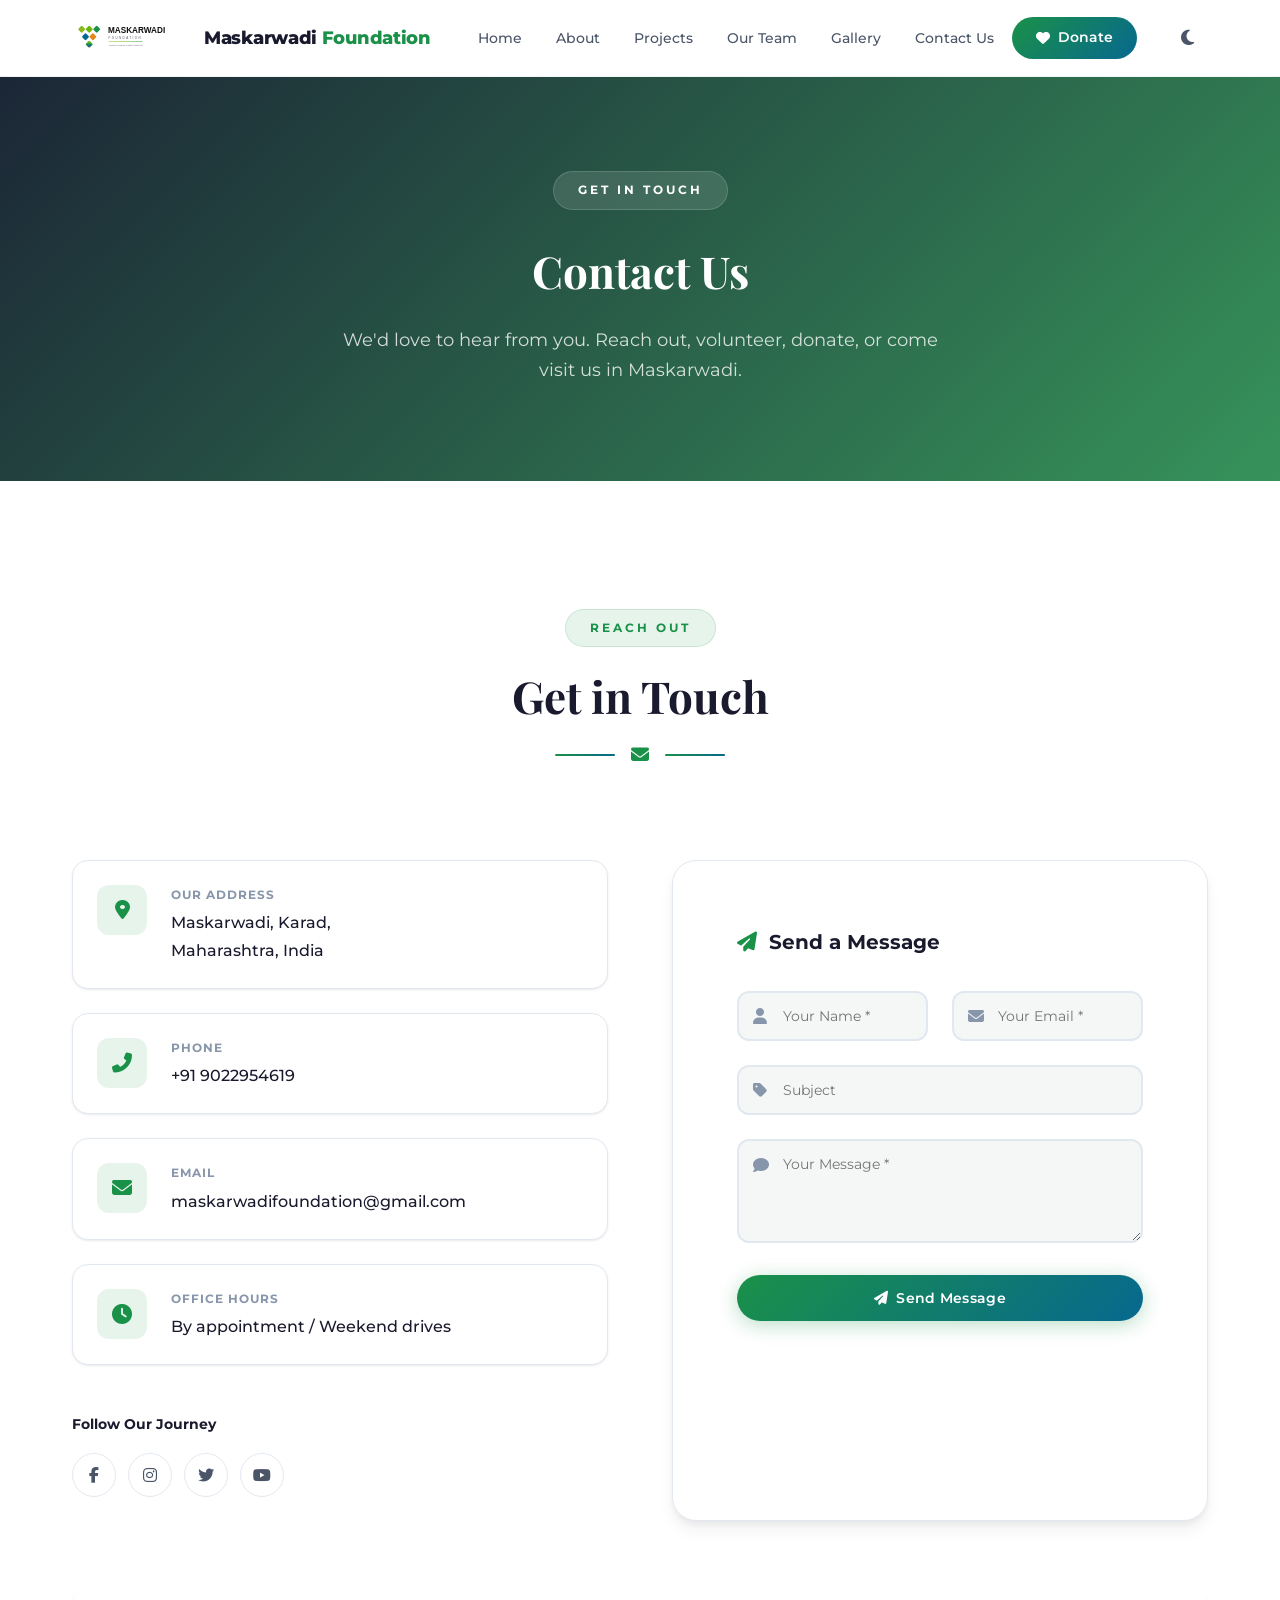
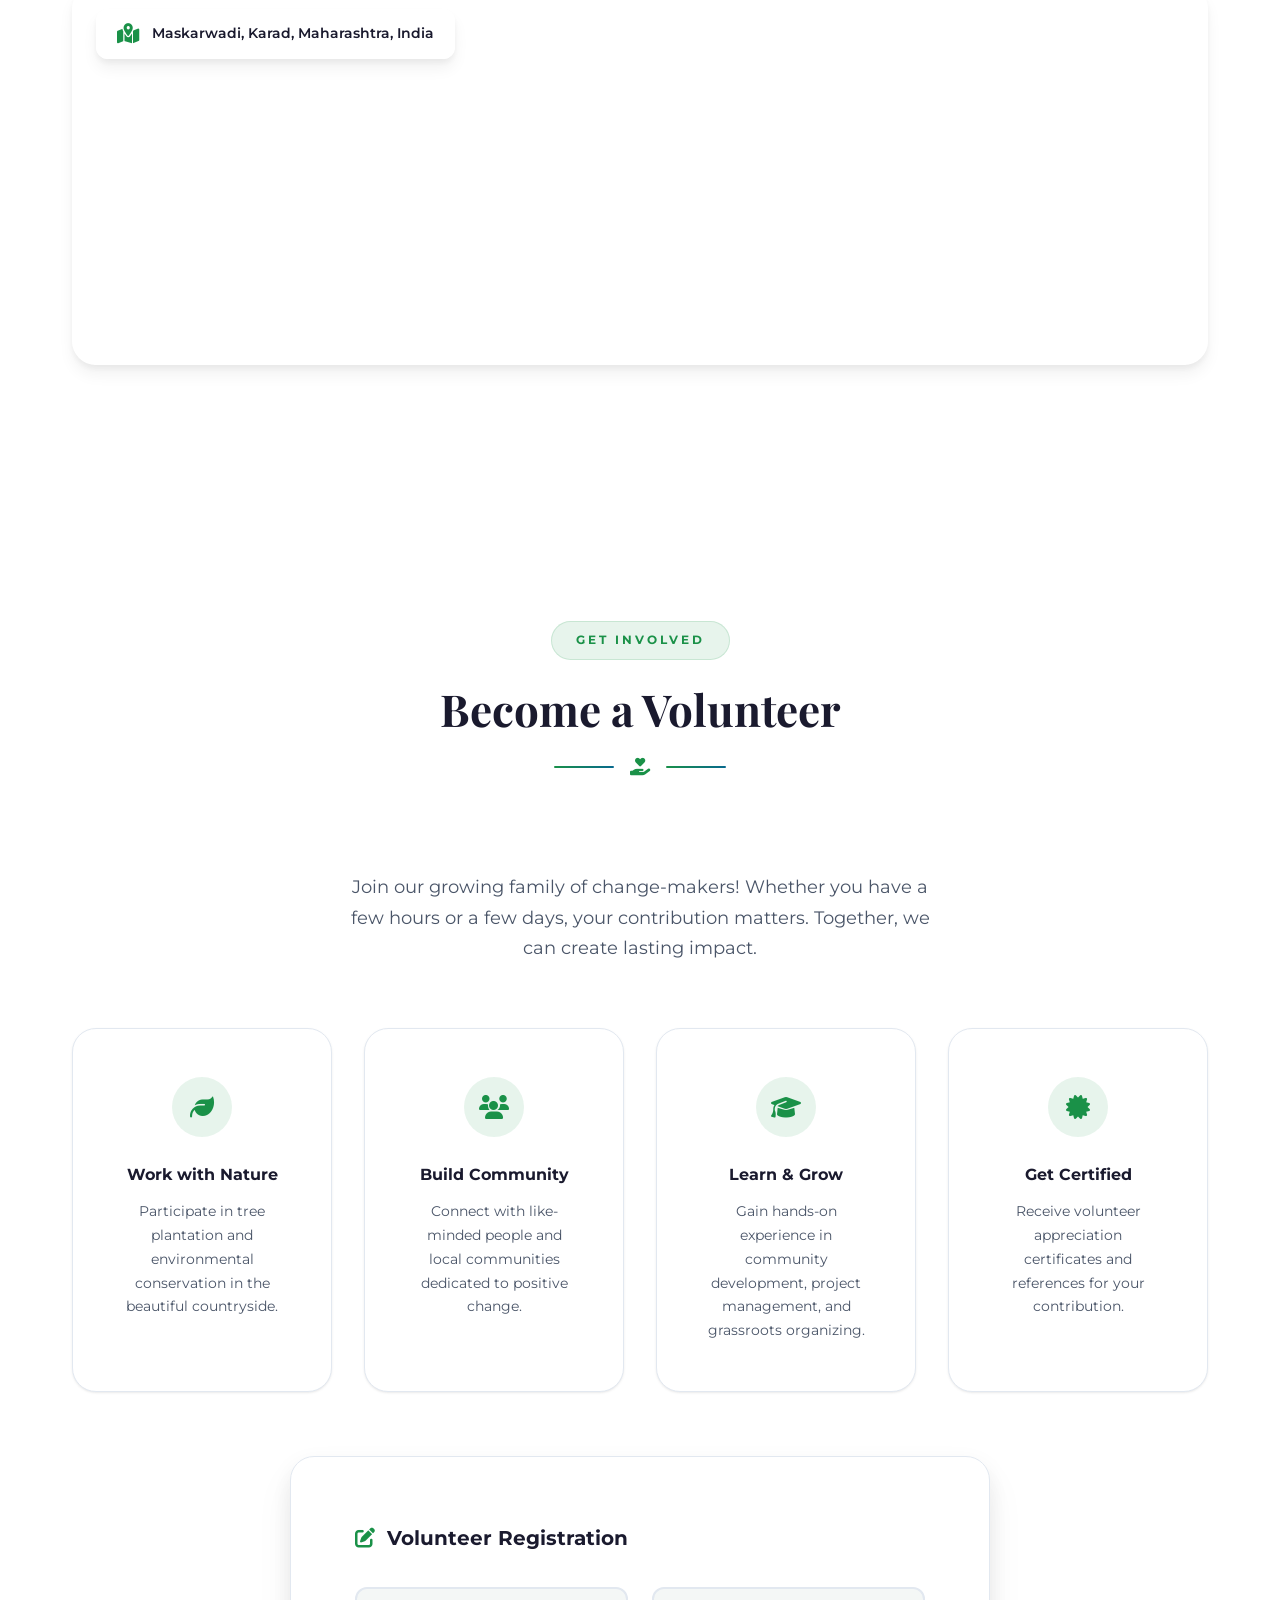
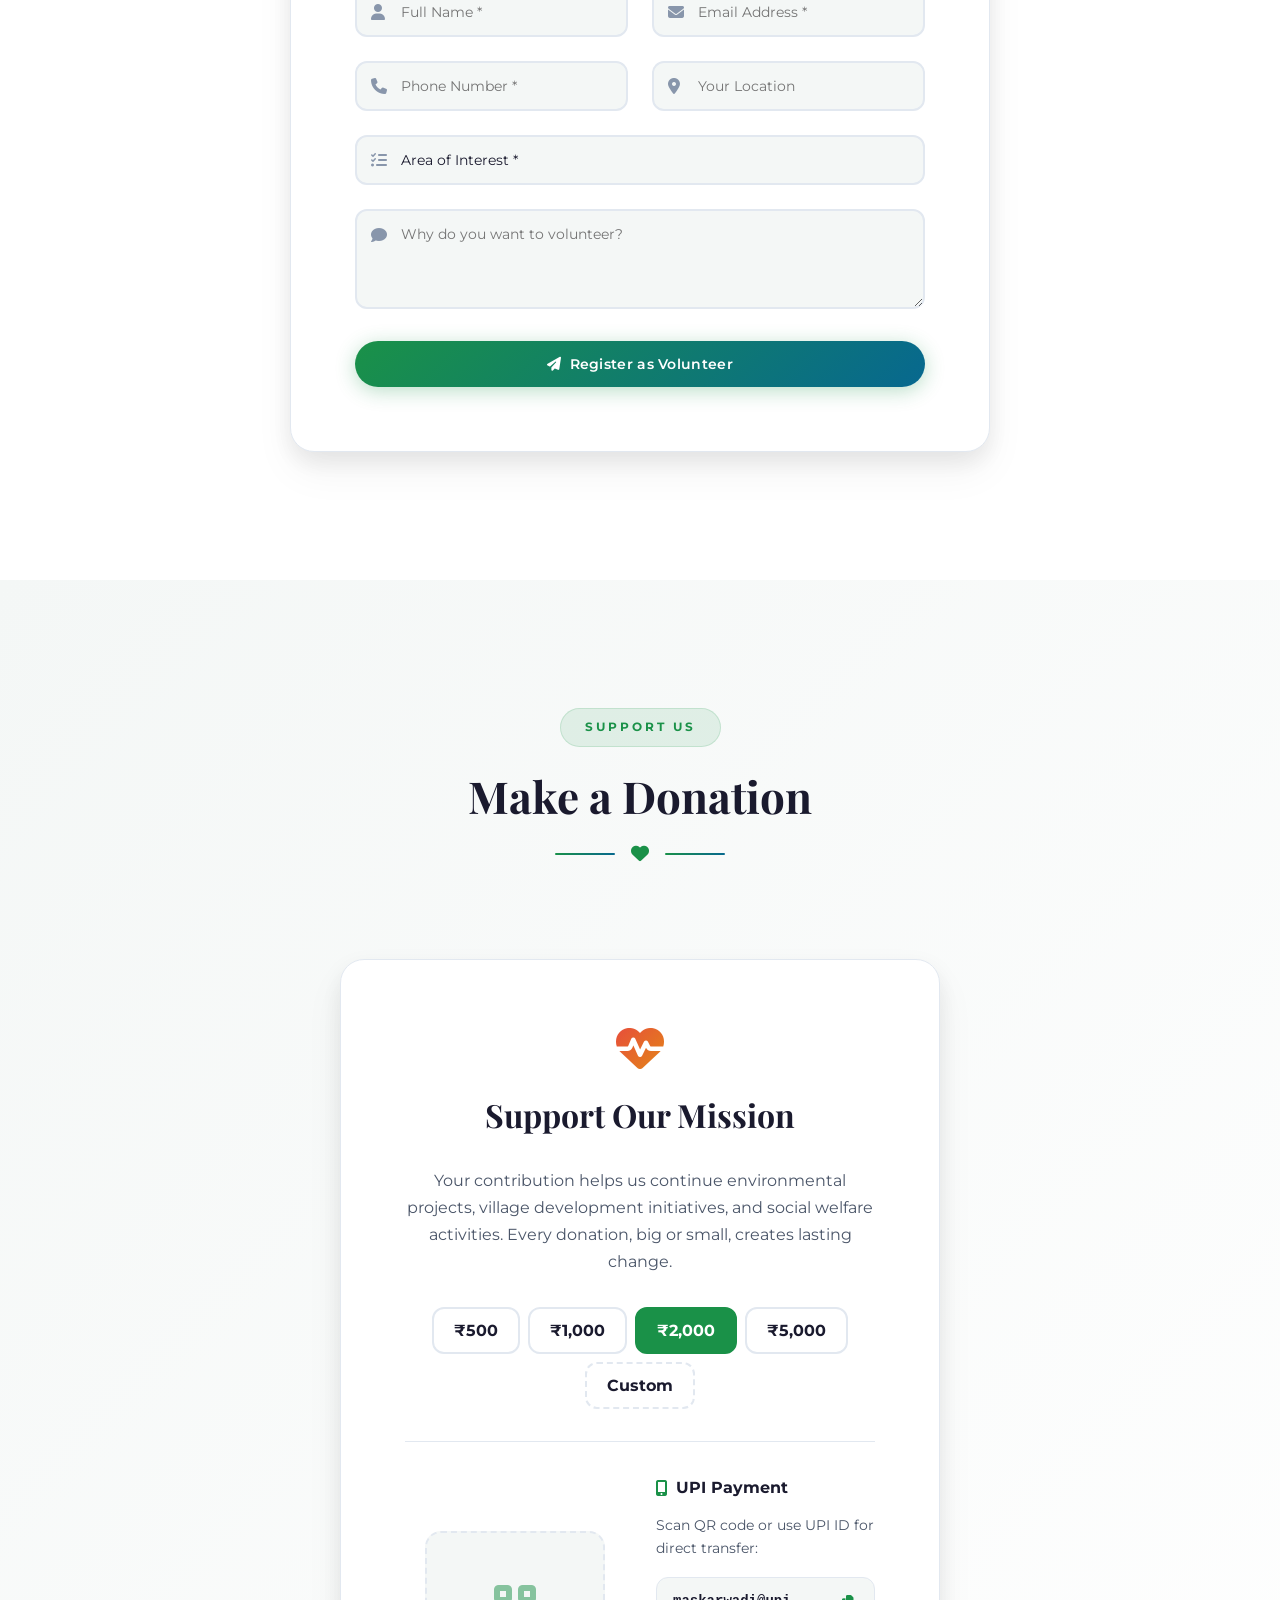
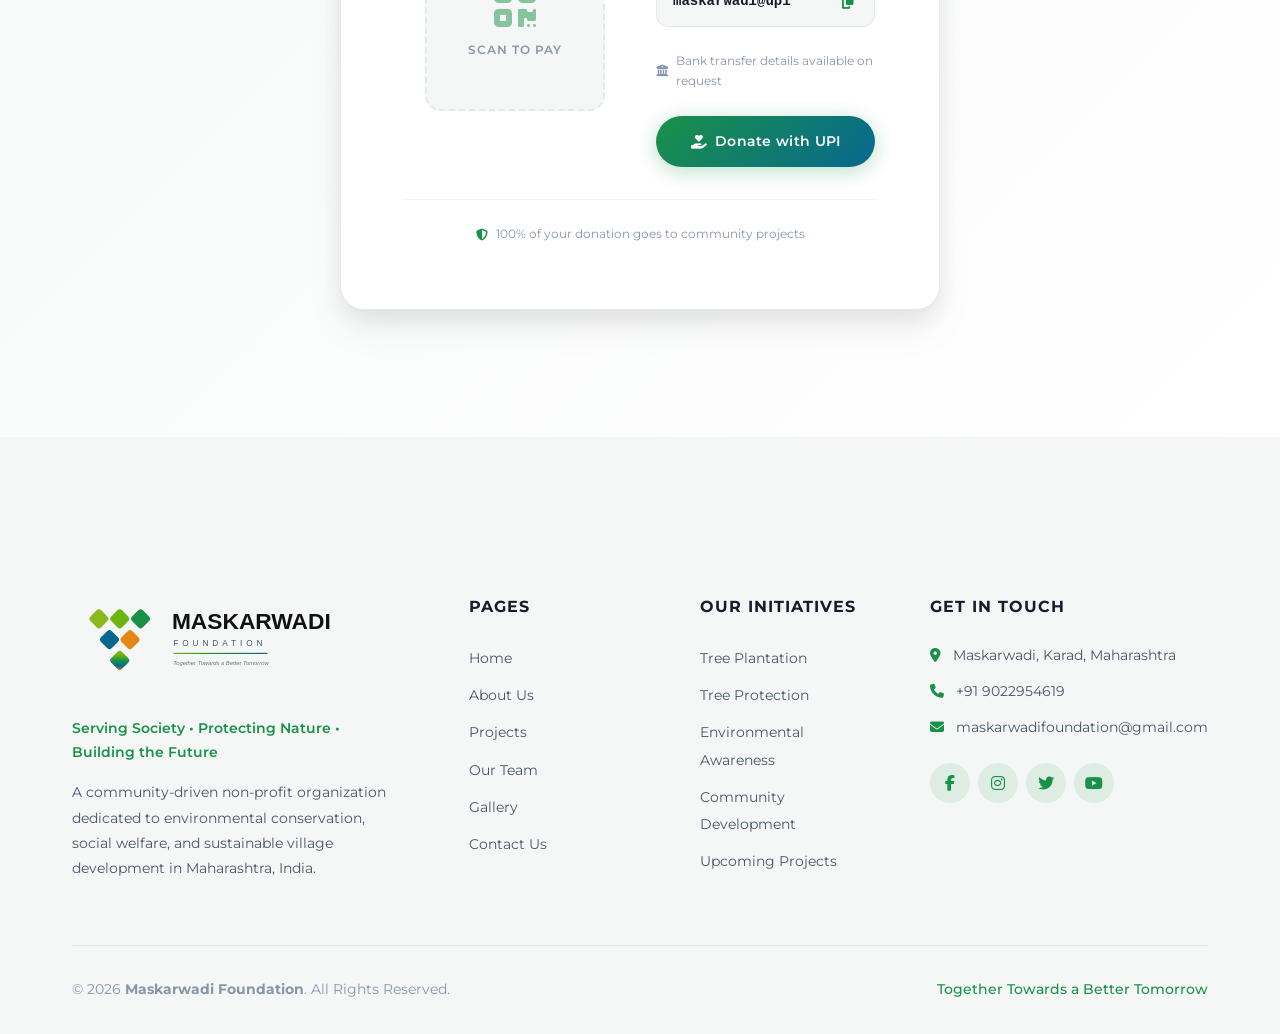
<file: contact/index.html>
<!DOCTYPE html>
<html lang="en" class="light-mode">
<head>
  <meta charset="UTF-8">
  <meta name="viewport" content="width=device-width, initial-scale=1.0">
  <meta name="description" content="Contact Maskarwadi Foundation — get in touch, volunteer, donate, or find us on Google Maps in Maskarwadi, Karad, Maharashtra.">
  <title>Contact Us — Maskarwadi Foundation</title>
  <link rel="preconnect" href="https://fonts.googleapis.com">
  <link rel="preconnect" href="https://fonts.gstatic.com" crossorigin>
  <link href="https://fonts.googleapis.com/css2?family=Montserrat:wght@300;400;500;600;700;800;900&family=Playfair+Display:ital,wght@0,600;0,700;1,500&display=swap" rel="stylesheet">
  <link rel="stylesheet" href="https://cdnjs.cloudflare.com/ajax/libs/font-awesome/6.5.0/css/all.min.css">
  <link rel="stylesheet" href="https://unpkg.com/aos@next/dist/aos.css">
  <link rel="stylesheet" href="../css/styles.css">
</head>
<body>
  <button id="scrollToTop" class="scroll-to-top" aria-label="Scroll to top"><i class="fas fa-arrow-up"></i></button>

  <div id="preloader">
    <div class="loader"><div class="loader-ring"></div><div class="loader-ring"></div><div class="loader-ring"></div></div>
    <img src="../images/logo.svg" alt="Maskarwadi Foundation" class="loader-logo">
  </div>

  <!-- HEADER -->
  <header class="header" id="header">
    <div class="container nav-container">
      <a href="/" class="logo">
        <img src="../images/logo.svg" alt="Maskarwadi Foundation" class="logo-img" height="38">
        <span class="logo-text">Maskarwadi <span class="logo-highlight">Foundation</span></span>
      </a>
      <nav class="navbar" id="navbar" aria-label="Main navigation">
        <ul class="nav-menu" id="navMenu">
          <li class="nav-item"><a href="/" class="nav-link">Home</a></li>
          <li class="nav-item"><a href="/about/" class="nav-link">About</a></li>
          <li class="nav-item"><a href="/projects/" class="nav-link">Projects</a></li>
          <li class="nav-item"><a href="/team/" class="nav-link">Our Team</a></li>
          <li class="nav-item"><a href="/gallery/" class="nav-link">Gallery</a></li>
          <li class="nav-item"><a href="/contact/" class="nav-link active">Contact Us</a></li>
          <li class="nav-item"><a href="#donate" class="nav-link nav-donate-btn"><i class="fas fa-heart"></i> Donate</a></li>
        </ul>
      </nav>
      <div class="nav-actions">
        <button id="themeToggle" class="theme-toggle" aria-label="Toggle dark/light mode"><i class="fas fa-sun"></i><i class="fas fa-moon"></i></button>
        <button class="menu-toggle" id="menuToggle" aria-label="Toggle navigation" aria-expanded="false"><span class="bar"></span><span class="bar"></span><span class="bar"></span></button>
      </div>
    </div>
  </header>

  <main>
    <!-- PAGE HERO -->
    <section class="page-hero">
      <div class="page-hero-bg" style="background-image: url('https://images.unsplash.com/photo-1423666639041-f56000c27a9a?ixlib=rb-4.0.3&auto=format&fit=crop&w=1920&q=80');"></div>
      <div class="page-hero-overlay"></div>
      <div class="container page-hero-content">
        <span class="page-hero-badge" data-aos="fade-down">Get in Touch</span>
        <h1 data-aos="fade-up">Contact Us</h1>
        <p data-aos="fade-up" data-aos-delay="100">We'd love to hear from you. Reach out, volunteer, donate, or come visit us in Maskarwadi.</p>
      </div>
    </section>

    <!-- CONTACT INFORMATION -->
    <section class="section">
      <div class="container">
        <div class="section-header" data-aos="fade-up">
          <span class="section-tag">Reach Out</span>
          <h2 class="section-title">Get in Touch</h2>
          <div class="section-divider">
            <span class="divider-line"></span>
            <i class="fas fa-envelope divider-icon"></i>
            <span class="divider-line"></span>
          </div>
        </div>

        <div class="contact-grid">
          <div class="contact-info" data-aos="fade-right">
            <div class="contact-card">
              <div class="contact-icon"><i class="fas fa-map-marker-alt"></i></div>
              <div>
                <h4>Our Address</h4>
                <p>Maskarwadi, Karad,<br>Maharashtra, India</p>
              </div>
            </div>
            <div class="contact-card">
              <div class="contact-icon"><i class="fas fa-phone-alt"></i></div>
              <div>
                <h4>Phone</h4>
                <p><a href="tel:+919022954619">+91 9022954619</a></p>
              </div>
            </div>
            <div class="contact-card">
              <div class="contact-icon"><i class="fas fa-envelope"></i></div>
              <div>
                <h4>Email</h4>
                <p><a href="mailto:maskarwadifoundation@gmail.com">maskarwadifoundation@gmail.com</a></p>
              </div>
            </div>
            <div class="contact-card">
              <div class="contact-icon"><i class="fas fa-clock"></i></div>
              <div>
                <h4>Office Hours</h4>
                <p>By appointment / Weekend drives</p>
              </div>
            </div>

            <div class="contact-social" style="padding-left: 0;">
              <h4>Follow Our Journey</h4>
              <div class="social-links">
                <a href="#" class="social-link" aria-label="Facebook"><i class="fab fa-facebook-f"></i></a>
                <a href="#" class="social-link" aria-label="Instagram"><i class="fab fa-instagram"></i></a>
                <a href="#" class="social-link" aria-label="Twitter"><i class="fab fa-twitter"></i></a>
                <a href="#" class="social-link" aria-label="YouTube"><i class="fab fa-youtube"></i></a>
              </div>
            </div>
          </div>

          <div class="contact-form-wrapper" data-aos="fade-left">
            <h3><i class="fas fa-paper-plane"></i> Send a Message</h3>
            <form class="contact-form" id="contactForm">
              <div class="form-row">
                <div class="form-group">
                  <label for="name" class="sr-only">Your Name *</label>
                  <input type="text" id="name" name="name" placeholder="Your Name *" required>
                  <i class="fas fa-user"></i>
                </div>
                <div class="form-group">
                  <label for="email" class="sr-only">Your Email *</label>
                  <input type="email" id="email" name="email" placeholder="Your Email *" required>
                  <i class="fas fa-envelope"></i>
                </div>
              </div>
              <div class="form-group">
                <label for="subject" class="sr-only">Subject</label>
                <input type="text" id="subject" name="subject" placeholder="Subject">
                <i class="fas fa-tag"></i>
              </div>
              <div class="form-group">
                <label for="message" class="sr-only">Your Message *</label>
                <textarea id="message" name="message" rows="4" placeholder="Your Message *" required></textarea>
                <i class="fas fa-comment"></i>
              </div>
              <button type="submit" class="btn btn-primary btn-block">
                <i class="fas fa-paper-plane"></i> Send Message
              </button>
            </form>
          </div>
        </div>

        <!-- INTERACTIVE GOOGLE MAP -->
        <div class="map-container" data-aos="fade-up">
          <div class="map-embed">
            <iframe 
              src="https://www.google.com/maps/embed?pb=!1m18!1m12!1m3!1d121422.13250165283!2d74.07920364863281!3d17.28669990000001!2m3!1f0!2f0!3f0!3m2!1i1024!2i768!4f13.1!3m3!1m2!1s0x3bc0f5e5a5e5a5e5%3A0x0!2sKarad%2C+Maharashtra!5e0!3m2!1sen!2sin!4v1" 
              allowfullscreen="" 
              loading="lazy" 
              referrerpolicy="no-referrer-when-downgrade" 
              title="Maskarwadi Foundation location on Google Maps"
              style="border:0;">
            </iframe>
          </div>
          <div class="map-overlay-info">
            <i class="fas fa-map-marked-alt"></i>
            <span>Maskarwadi, Karad, Maharashtra, India</span>
          </div>
        </div>
      </div>
    </section>

    <!-- VOLUNTEER REGISTRATION -->
    <section class="section volunteer-section" id="volunteer">
      <div class="container">
        <div class="section-header" data-aos="fade-up">
          <span class="section-tag">Get Involved</span>
          <h2 class="section-title">Become a Volunteer</h2>
          <div class="section-divider">
            <span class="divider-line"></span>
            <i class="fas fa-hand-holding-heart divider-icon"></i>
            <span class="divider-line"></span>
          </div>
        </div>

        <div class="volunteer-content" data-aos="fade-up">
          <div class="volunteer-intro">
            <p>Join our growing family of change-makers! Whether you have a few hours or a few days, your contribution matters. Together, we can create lasting impact.</p>
          </div>

          <div class="volunteer-benefits">
            <div class="benefit-card" data-aos="fade-up" data-aos-delay="50">
              <div class="benefit-icon"><i class="fas fa-leaf"></i></div>
              <h4>Work with Nature</h4>
              <p>Participate in tree plantation and environmental conservation in the beautiful countryside.</p>
            </div>
            <div class="benefit-card" data-aos="fade-up" data-aos-delay="100">
              <div class="benefit-icon"><i class="fas fa-users"></i></div>
              <h4>Build Community</h4>
              <p>Connect with like-minded people and local communities dedicated to positive change.</p>
            </div>
            <div class="benefit-card" data-aos="fade-up" data-aos-delay="150">
              <div class="benefit-icon"><i class="fas fa-graduation-cap"></i></div>
              <h4>Learn &amp; Grow</h4>
              <p>Gain hands-on experience in community development, project management, and grassroots organizing.</p>
            </div>
            <div class="benefit-card" data-aos="fade-up" data-aos-delay="200">
              <div class="benefit-icon"><i class="fas fa-certificate"></i></div>
              <h4>Get Certified</h4>
              <p>Receive volunteer appreciation certificates and references for your contribution.</p>
            </div>
          </div>

          <div class="volunteer-form-wrapper" data-aos="fade-up">
            <h3><i class="fas fa-edit"></i> Volunteer Registration</h3>
            <form class="volunteer-form" id="volunteerForm">
              <div class="form-row">
                <div class="form-group">
                  <label for="vname" class="sr-only">Full Name *</label>
                  <input type="text" id="vname" name="vname" placeholder="Full Name *" required>
                  <i class="fas fa-user"></i>
                </div>
                <div class="form-group">
                  <label for="vemail" class="sr-only">Email Address *</label>
                  <input type="email" id="vemail" name="vemail" placeholder="Email Address *" required>
                  <i class="fas fa-envelope"></i>
                </div>
              </div>
              <div class="form-row">
                <div class="form-group">
                  <label for="vphone" class="sr-only">Phone Number *</label>
                  <input type="tel" id="vphone" name="vphone" placeholder="Phone Number *" required>
                  <i class="fas fa-phone"></i>
                </div>
                <div class="form-group">
                  <label for="vlocation" class="sr-only">Your Location</label>
                  <input type="text" id="vlocation" name="vlocation" placeholder="Your Location">
                  <i class="fas fa-map-marker-alt"></i>
                </div>
              </div>
              <div class="form-group">
                <label for="vinterest" class="sr-only">Area of Interest *</label>
                <select id="vinterest" name="vinterest" required>
                  <option value="" disabled selected>Area of Interest *</option>
                  <option value="plantation">Tree Plantation</option>
                  <option value="protection">Tree Protection</option>
                  <option value="awareness">Environmental Awareness</option>
                  <option value="development">Village Development</option>
                  <option value="fundraising">Fundraising</option>
                  <option value="other">Other</option>
                </select>
                <i class="fas fa-tasks"></i>
              </div>
              <div class="form-group">
                <label for="vmessage" class="sr-only">Why do you want to volunteer?</label>
                <textarea id="vmessage" name="vmessage" rows="3" placeholder="Why do you want to volunteer?"></textarea>
                <i class="fas fa-comment"></i>
              </div>
              <button type="submit" class="btn btn-primary btn-block">
                <i class="fas fa-paper-plane"></i> Register as Volunteer
              </button>
            </form>
          </div>
        </div>
      </div>
    </section>

    <!-- DONATE SECTION -->
    <section class="section donate-section" id="donate">
      <div class="container">
        <div class="section-header" data-aos="fade-up">
          <span class="section-tag">Support Us</span>
          <h2 class="section-title">Make a Donation</h2>
          <div class="section-divider">
            <span class="divider-line"></span>
            <i class="fas fa-heart divider-icon"></i>
            <span class="divider-line"></span>
          </div>
        </div>

        <div class="donate-wrapper">
          <div class="donate-card" data-aos="fade-up">
            <div class="donate-card-header">
              <i class="fas fa-heartbeat"></i>
              <h3>Support Our Mission</h3>
            </div>
            <p class="donate-description">Your contribution helps us continue environmental projects, village development initiatives, and social welfare activities. Every donation, big or small, creates lasting change.</p>

            <div class="donate-amounts">
              <button class="donate-amount" data-amount="500">₹500</button>
              <button class="donate-amount" data-amount="1000">₹1,000</button>
              <button class="donate-amount active" data-amount="2000">₹2,000</button>
              <button class="donate-amount" data-amount="5000">₹5,000</button>
              <button class="donate-amount custom-amount" data-amount="custom">Custom</button>
            </div>

            <div class="donate-upi">
              <div class="upi-qr">
                <div class="qr-frame">
                  <div class="qr-code-pattern"><i class="fas fa-qrcode"></i></div>
                  <p>Scan to Pay</p>
                </div>
              </div>
              <div class="upi-info">
                <h4><i class="fas fa-mobile-alt"></i> UPI Payment</h4>
                <p>Scan QR code or use UPI ID for direct transfer:</p>
                <div class="upi-clipboard">
                  <code>maskarwadi@upi</code>
                  <button class="copy-btn" onclick="copyUPI()" aria-label="Copy UPI ID">
                    <i class="fas fa-copy"></i>
                  </button>
                </div>
                <div class="donate-bank">
                  <p><i class="fas fa-university"></i> Bank transfer details available on request</p>
                </div>
                <a href="#" class="btn btn-primary btn-block">
                  <i class="fas fa-hand-holding-heart"></i> Donate with UPI
                </a>
              </div>
            </div>

            <div class="donate-footer">
              <i class="fas fa-shield-alt"></i>
              <span>100% of your donation goes to community projects</span>
            </div>
          </div>
        </div>
      </div>
    </section>
  </main>

  <!-- FOOTER -->
  <footer class="footer">
    <div class="footer-wave"><svg viewBox="0 0 1440 60" fill="none" xmlns="http://www.w3.org/2000/svg"><path d="M0 30C240 60 480 0 720 30C960 60 1200 0 1440 30V60H0V30Z" fill="currentColor"/></svg></div>
    <div class="container">
      <div class="footer-grid">
        <div class="footer-brand">
          <img src="../images/logo.svg" alt="Maskarwadi Foundation" class="footer-logo-svg" height="45">
          <p class="footer-tagline">Serving Society • Protecting Nature • Building the Future</p>
          <p class="footer-desc">A community-driven non-profit organization dedicated to environmental conservation, social welfare, and sustainable village development in Maharashtra, India.</p>
        </div>
        <div class="footer-links">
          <h4>Pages</h4>
          <ul>
            <li><a href="/">Home</a></li>
            <li><a href="/about/">About Us</a></li>
            <li><a href="/projects/">Projects</a></li>
            <li><a href="/team/">Our Team</a></li>
            <li><a href="/gallery/">Gallery</a></li>
            <li><a href="/contact/">Contact Us</a></li>
          </ul>
        </div>
        <div class="footer-links">
          <h4>Our Initiatives</h4>
          <ul>
            <li><a href="/about/#work">Tree Plantation</a></li>
            <li><a href="/about/#work">Tree Protection</a></li>
            <li><a href="/about/#work">Environmental Awareness</a></li>
            <li><a href="/about/#work">Community Development</a></li>
            <li><a href="/projects/">Upcoming Projects</a></li>
          </ul>
        </div>
        <div class="footer-contact">
          <h4>Get in Touch</h4>
          <ul>
            <li><i class="fas fa-map-marker-alt"></i> Maskarwadi, Karad, Maharashtra</li>
            <li><i class="fas fa-phone"></i> <a href="tel:+919022954619">+91 9022954619</a></li>
            <li><i class="fas fa-envelope"></i> <a href="mailto:maskarwadifoundation@gmail.com">maskarwadifoundation@gmail.com</a></li>
          </ul>
          <div class="footer-social">
            <a href="#" aria-label="Facebook"><i class="fab fa-facebook-f"></i></a>
            <a href="#" aria-label="Instagram"><i class="fab fa-instagram"></i></a>
            <a href="#" aria-label="Twitter"><i class="fab fa-twitter"></i></a>
            <a href="#" aria-label="YouTube"><i class="fab fa-youtube"></i></a>
          </div>
        </div>
      </div>
      <div class="footer-bottom">
        <p>&copy; 2026 <strong>Maskarwadi Foundation</strong>. All Rights Reserved.</p>
        <p class="footer-bottom-tagline">Together Towards a Better Tomorrow</p>
      </div>
    </div>
  </footer>

  <script src="https://unpkg.com/aos@next/dist/aos.js"></script>
  <script src="../js/script.js"></script>
</body>
</html>
</file>
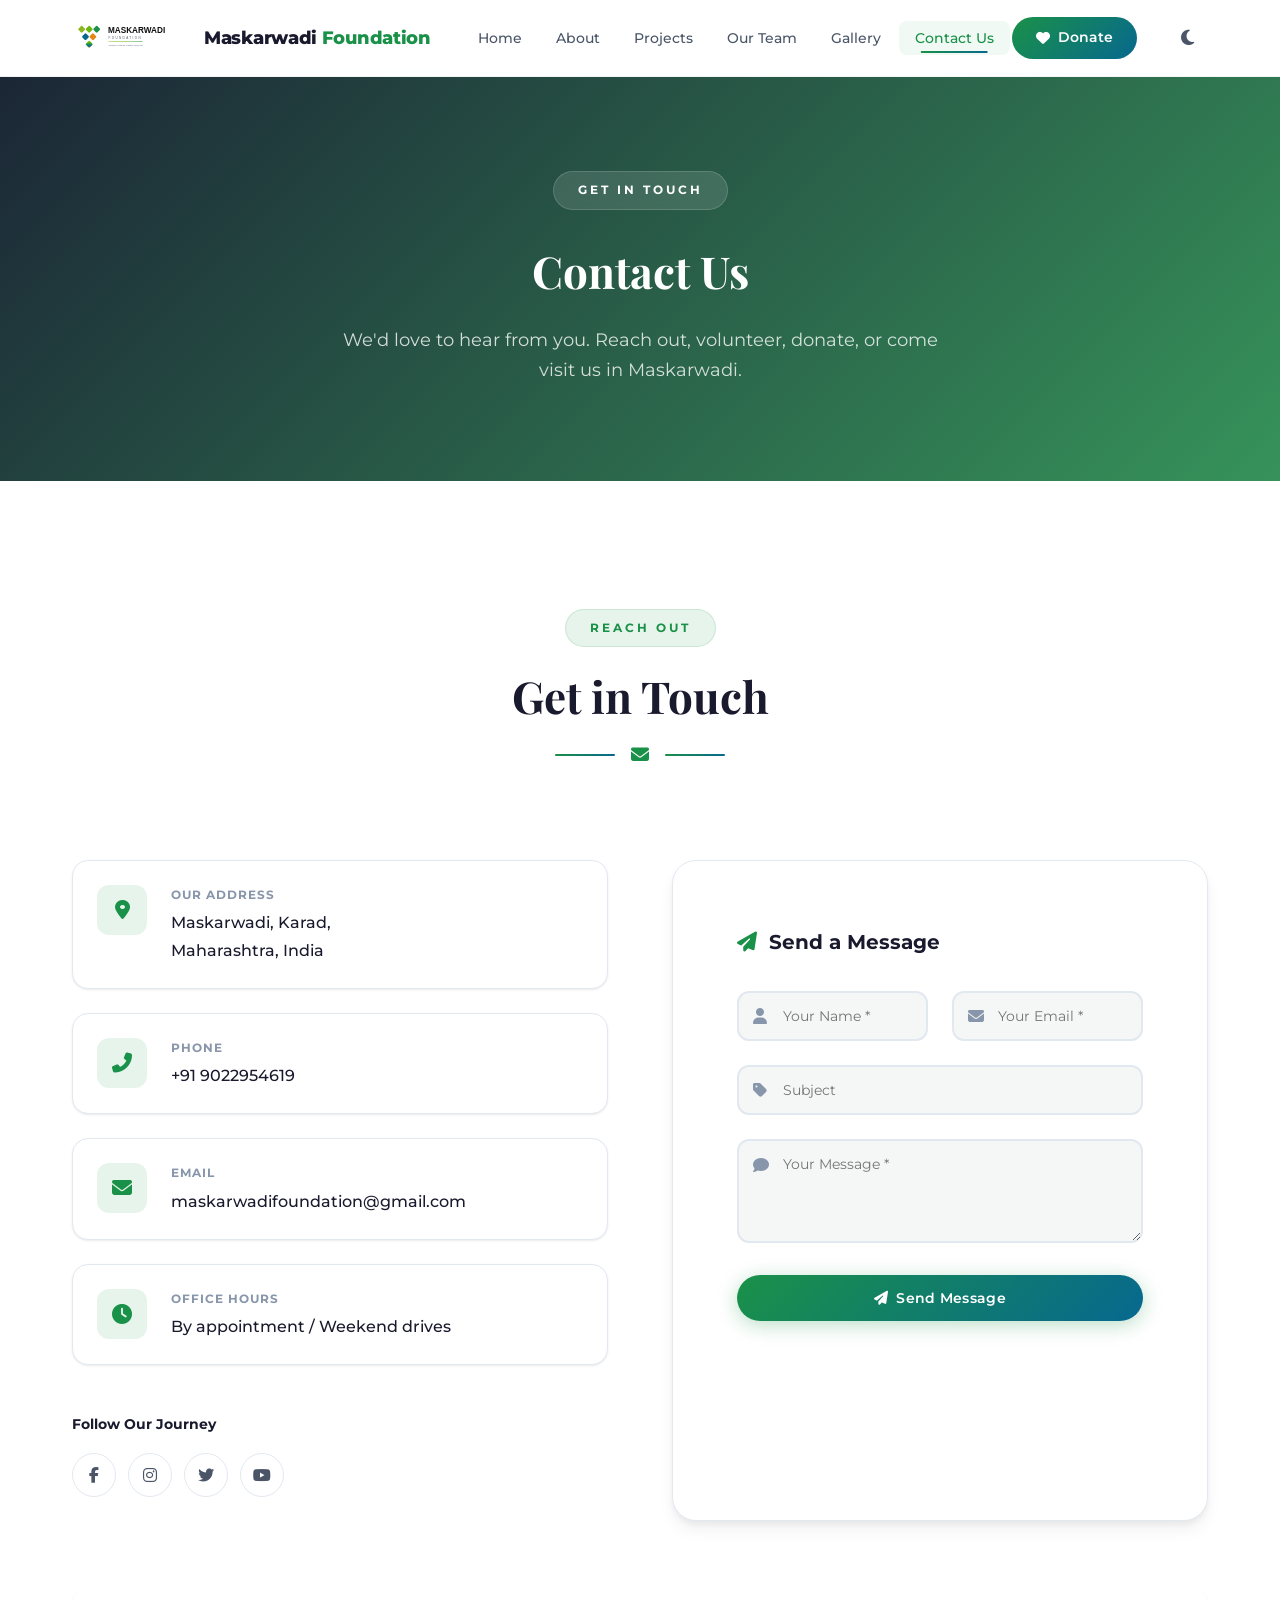
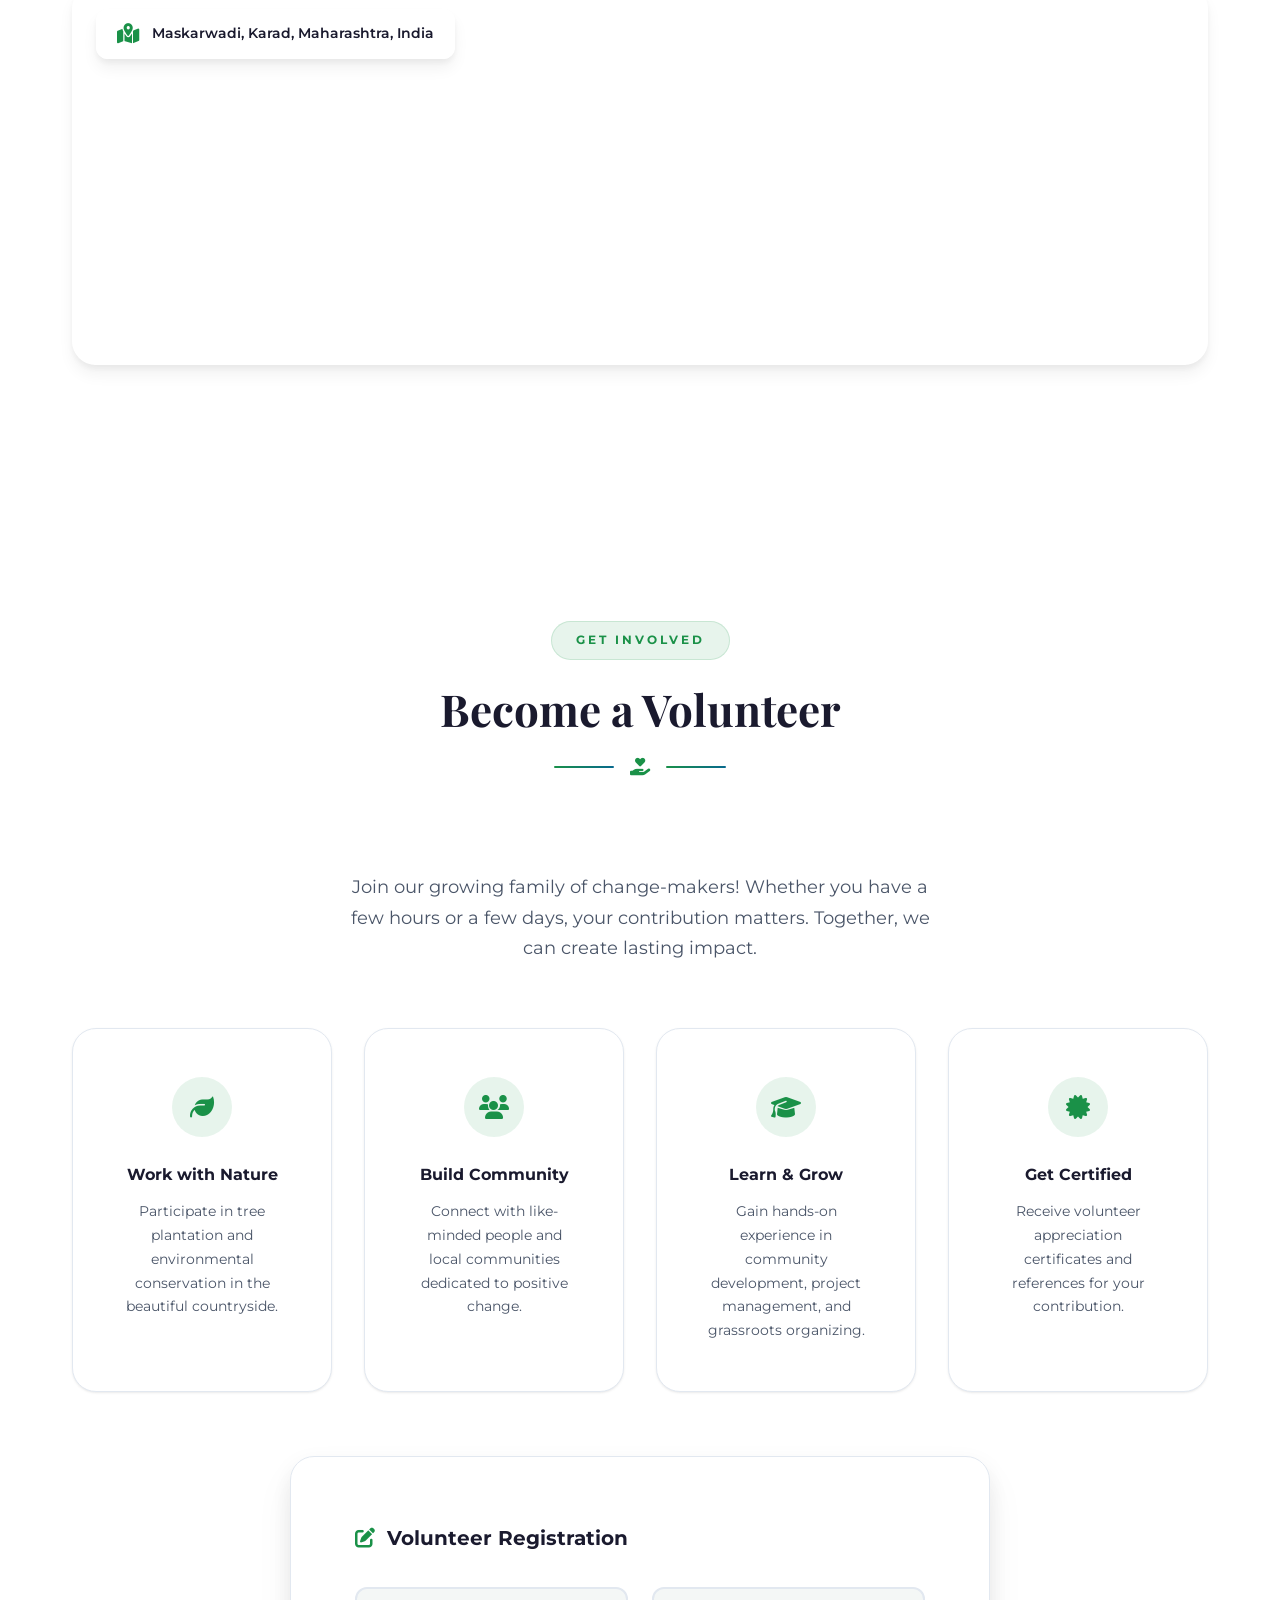
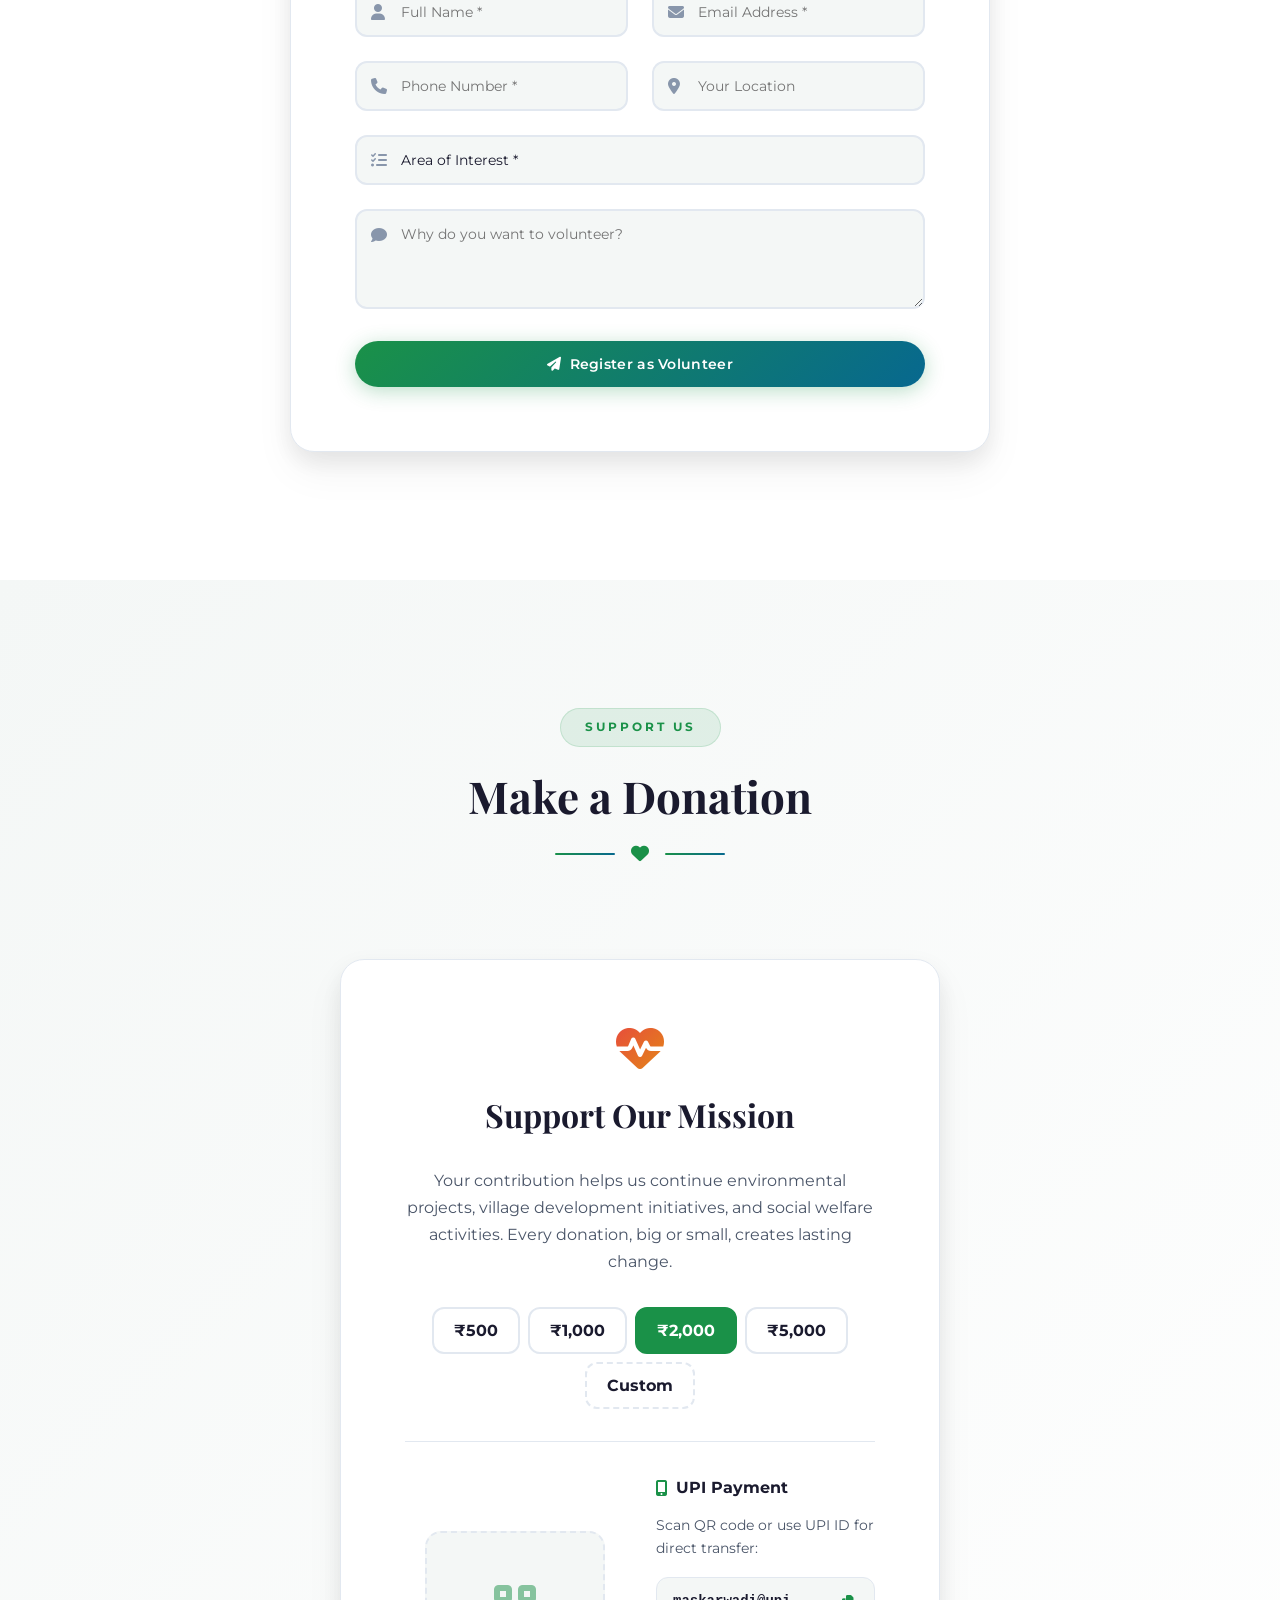
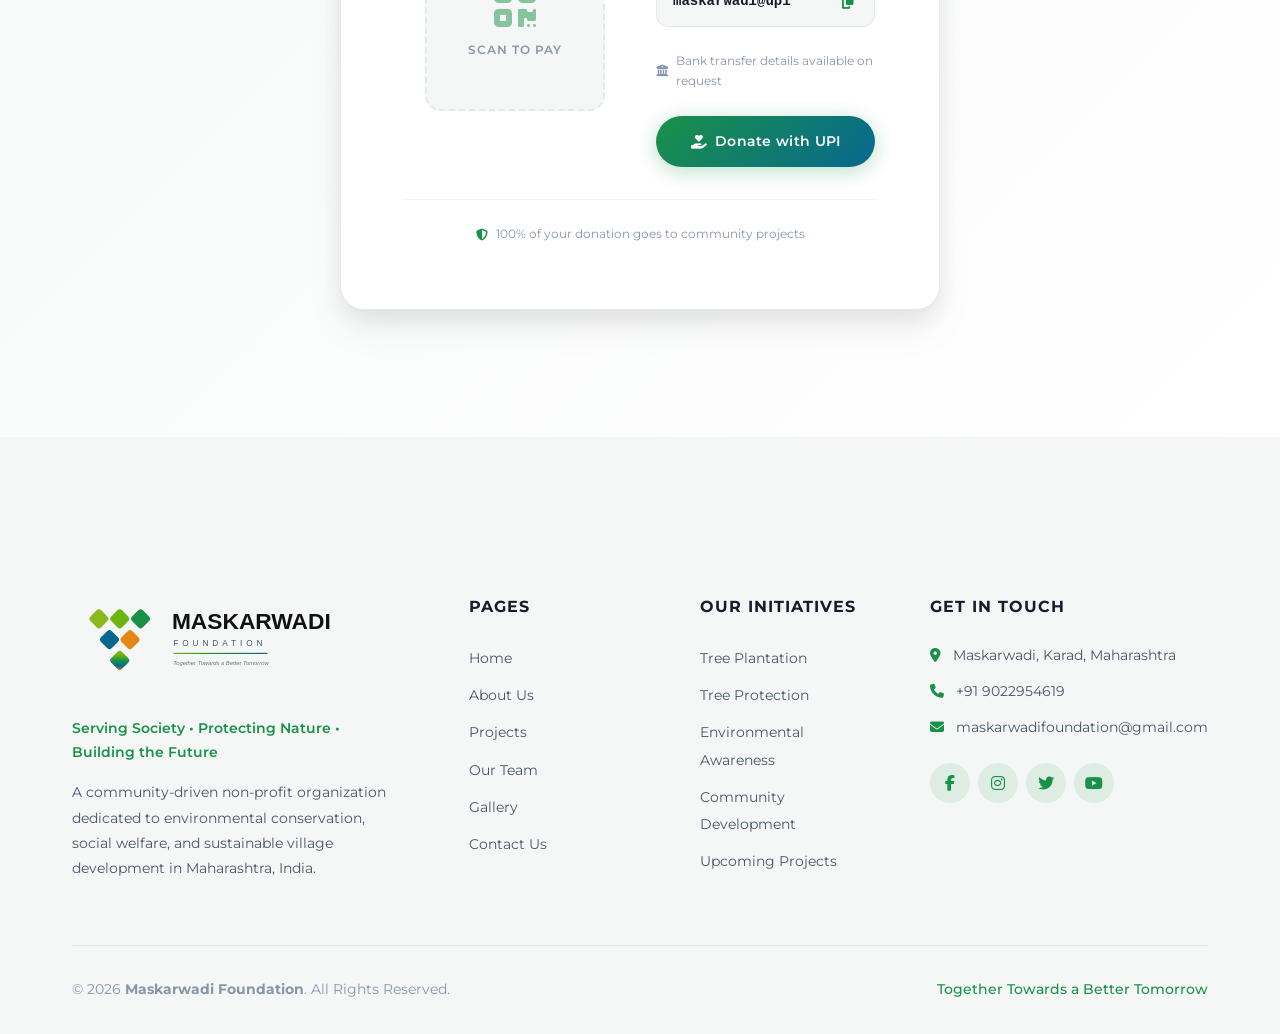
<file: contact.html>
<!DOCTYPE html>
<html lang="en" class="light-mode">
<head>
  <meta charset="UTF-8">
  <meta name="viewport" content="width=device-width, initial-scale=1.0">
  <meta name="description" content="Contact Maskarwadi Foundation — get in touch, volunteer, donate, or find us on Google Maps in Maskarwadi, Karad, Maharashtra.">
  <title>Contact Us — Maskarwadi Foundation</title>
  <link rel="preconnect" href="https://fonts.googleapis.com">
  <link rel="preconnect" href="https://fonts.gstatic.com" crossorigin>
  <link href="https://fonts.googleapis.com/css2?family=Montserrat:wght@300;400;500;600;700;800;900&family=Playfair+Display:ital,wght@0,600;0,700;1,500&display=swap" rel="stylesheet">
  <link rel="stylesheet" href="https://cdnjs.cloudflare.com/ajax/libs/font-awesome/6.5.0/css/all.min.css">
  <link rel="stylesheet" href="https://unpkg.com/aos@next/dist/aos.css">
  <link rel="stylesheet" href="css/styles.css">
</head>
<body>
  <button id="scrollToTop" class="scroll-to-top" aria-label="Scroll to top"><i class="fas fa-arrow-up"></i></button>

  <div id="preloader">
    <div class="loader"><div class="loader-ring"></div><div class="loader-ring"></div><div class="loader-ring"></div></div>
    <img src="images/logo.svg" alt="Maskarwadi Foundation" class="loader-logo">
  </div>

  <!-- HEADER -->
  <header class="header" id="header">
    <div class="container nav-container">
      <a href="index.html" class="logo">
        <img src="images/logo.svg" alt="Maskarwadi Foundation" class="logo-img" height="38">
        <span class="logo-text">Maskarwadi <span class="logo-highlight">Foundation</span></span>
      </a>
      <nav class="navbar" id="navbar" aria-label="Main navigation">
        <ul class="nav-menu" id="navMenu">
          <li class="nav-item"><a href="index.html" class="nav-link">Home</a></li>
          <li class="nav-item"><a href="about.html" class="nav-link">About</a></li>
          <li class="nav-item"><a href="projects.html" class="nav-link">Projects</a></li>
          <li class="nav-item"><a href="team.html" class="nav-link">Our Team</a></li>
          <li class="nav-item"><a href="gallery.html" class="nav-link">Gallery</a></li>
          <li class="nav-item"><a href="contact.html" class="nav-link active">Contact Us</a></li>
          <li class="nav-item"><a href="#donate" class="nav-link nav-donate-btn"><i class="fas fa-heart"></i> Donate</a></li>
        </ul>
      </nav>
      <div class="nav-actions">
        <button id="themeToggle" class="theme-toggle" aria-label="Toggle dark/light mode"><i class="fas fa-sun"></i><i class="fas fa-moon"></i></button>
        <button class="menu-toggle" id="menuToggle" aria-label="Toggle navigation" aria-expanded="false"><span class="bar"></span><span class="bar"></span><span class="bar"></span></button>
      </div>
    </div>
  </header>

  <main>
    <!-- PAGE HERO -->
    <section class="page-hero">
      <div class="page-hero-bg" style="background-image: url('https://images.unsplash.com/photo-1423666639041-f56000c27a9a?ixlib=rb-4.0.3&auto=format&fit=crop&w=1920&q=80');"></div>
      <div class="page-hero-overlay"></div>
      <div class="container page-hero-content">
        <span class="page-hero-badge" data-aos="fade-down">Get in Touch</span>
        <h1 data-aos="fade-up">Contact Us</h1>
        <p data-aos="fade-up" data-aos-delay="100">We'd love to hear from you. Reach out, volunteer, donate, or come visit us in Maskarwadi.</p>
      </div>
    </section>

    <!-- CONTACT INFORMATION -->
    <section class="section">
      <div class="container">
        <div class="section-header" data-aos="fade-up">
          <span class="section-tag">Reach Out</span>
          <h2 class="section-title">Get in Touch</h2>
          <div class="section-divider">
            <span class="divider-line"></span>
            <i class="fas fa-envelope divider-icon"></i>
            <span class="divider-line"></span>
          </div>
        </div>

        <div class="contact-grid">
          <div class="contact-info" data-aos="fade-right">
            <div class="contact-card">
              <div class="contact-icon"><i class="fas fa-map-marker-alt"></i></div>
              <div>
                <h4>Our Address</h4>
                <p>Maskarwadi, Karad,<br>Maharashtra, India</p>
              </div>
            </div>
            <div class="contact-card">
              <div class="contact-icon"><i class="fas fa-phone-alt"></i></div>
              <div>
                <h4>Phone</h4>
                <p><a href="tel:+919022954619">+91 9022954619</a></p>
              </div>
            </div>
            <div class="contact-card">
              <div class="contact-icon"><i class="fas fa-envelope"></i></div>
              <div>
                <h4>Email</h4>
                <p><a href="mailto:maskarwadifoundation@gmail.com">maskarwadifoundation@gmail.com</a></p>
              </div>
            </div>
            <div class="contact-card">
              <div class="contact-icon"><i class="fas fa-clock"></i></div>
              <div>
                <h4>Office Hours</h4>
                <p>By appointment / Weekend drives</p>
              </div>
            </div>

            <div class="contact-social" style="padding-left: 0;">
              <h4>Follow Our Journey</h4>
              <div class="social-links">
                <a href="#" class="social-link" aria-label="Facebook"><i class="fab fa-facebook-f"></i></a>
                <a href="#" class="social-link" aria-label="Instagram"><i class="fab fa-instagram"></i></a>
                <a href="#" class="social-link" aria-label="Twitter"><i class="fab fa-twitter"></i></a>
                <a href="#" class="social-link" aria-label="YouTube"><i class="fab fa-youtube"></i></a>
              </div>
            </div>
          </div>

          <div class="contact-form-wrapper" data-aos="fade-left">
            <h3><i class="fas fa-paper-plane"></i> Send a Message</h3>
            <form class="contact-form" id="contactForm">
              <div class="form-row">
                <div class="form-group">
                  <label for="name" class="sr-only">Your Name *</label>
                  <input type="text" id="name" name="name" placeholder="Your Name *" required>
                  <i class="fas fa-user"></i>
                </div>
                <div class="form-group">
                  <label for="email" class="sr-only">Your Email *</label>
                  <input type="email" id="email" name="email" placeholder="Your Email *" required>
                  <i class="fas fa-envelope"></i>
                </div>
              </div>
              <div class="form-group">
                <label for="subject" class="sr-only">Subject</label>
                <input type="text" id="subject" name="subject" placeholder="Subject">
                <i class="fas fa-tag"></i>
              </div>
              <div class="form-group">
                <label for="message" class="sr-only">Your Message *</label>
                <textarea id="message" name="message" rows="4" placeholder="Your Message *" required></textarea>
                <i class="fas fa-comment"></i>
              </div>
              <button type="submit" class="btn btn-primary btn-block">
                <i class="fas fa-paper-plane"></i> Send Message
              </button>
            </form>
          </div>
        </div>

        <!-- INTERACTIVE GOOGLE MAP -->
        <div class="map-container" data-aos="fade-up">
          <div class="map-embed">
            <iframe 
              src="https://www.google.com/maps/embed?pb=!1m18!1m12!1m3!1d121422.13250165283!2d74.07920364863281!3d17.28669990000001!2m3!1f0!2f0!3f0!3m2!1i1024!2i768!4f13.1!3m3!1m2!1s0x3bc0f5e5a5e5a5e5%3A0x0!2sKarad%2C+Maharashtra!5e0!3m2!1sen!2sin!4v1" 
              allowfullscreen="" 
              loading="lazy" 
              referrerpolicy="no-referrer-when-downgrade" 
              title="Maskarwadi Foundation location on Google Maps"
              style="border:0;">
            </iframe>
          </div>
          <div class="map-overlay-info">
            <i class="fas fa-map-marked-alt"></i>
            <span>Maskarwadi, Karad, Maharashtra, India</span>
          </div>
        </div>
      </div>
    </section>

    <!-- VOLUNTEER REGISTRATION -->
    <section class="section volunteer-section" id="volunteer">
      <div class="container">
        <div class="section-header" data-aos="fade-up">
          <span class="section-tag">Get Involved</span>
          <h2 class="section-title">Become a Volunteer</h2>
          <div class="section-divider">
            <span class="divider-line"></span>
            <i class="fas fa-hand-holding-heart divider-icon"></i>
            <span class="divider-line"></span>
          </div>
        </div>

        <div class="volunteer-content" data-aos="fade-up">
          <div class="volunteer-intro">
            <p>Join our growing family of change-makers! Whether you have a few hours or a few days, your contribution matters. Together, we can create lasting impact.</p>
          </div>

          <div class="volunteer-benefits">
            <div class="benefit-card" data-aos="fade-up" data-aos-delay="50">
              <div class="benefit-icon"><i class="fas fa-leaf"></i></div>
              <h4>Work with Nature</h4>
              <p>Participate in tree plantation and environmental conservation in the beautiful countryside.</p>
            </div>
            <div class="benefit-card" data-aos="fade-up" data-aos-delay="100">
              <div class="benefit-icon"><i class="fas fa-users"></i></div>
              <h4>Build Community</h4>
              <p>Connect with like-minded people and local communities dedicated to positive change.</p>
            </div>
            <div class="benefit-card" data-aos="fade-up" data-aos-delay="150">
              <div class="benefit-icon"><i class="fas fa-graduation-cap"></i></div>
              <h4>Learn &amp; Grow</h4>
              <p>Gain hands-on experience in community development, project management, and grassroots organizing.</p>
            </div>
            <div class="benefit-card" data-aos="fade-up" data-aos-delay="200">
              <div class="benefit-icon"><i class="fas fa-certificate"></i></div>
              <h4>Get Certified</h4>
              <p>Receive volunteer appreciation certificates and references for your contribution.</p>
            </div>
          </div>

          <div class="volunteer-form-wrapper" data-aos="fade-up">
            <h3><i class="fas fa-edit"></i> Volunteer Registration</h3>
            <form class="volunteer-form" id="volunteerForm">
              <div class="form-row">
                <div class="form-group">
                  <label for="vname" class="sr-only">Full Name *</label>
                  <input type="text" id="vname" name="vname" placeholder="Full Name *" required>
                  <i class="fas fa-user"></i>
                </div>
                <div class="form-group">
                  <label for="vemail" class="sr-only">Email Address *</label>
                  <input type="email" id="vemail" name="vemail" placeholder="Email Address *" required>
                  <i class="fas fa-envelope"></i>
                </div>
              </div>
              <div class="form-row">
                <div class="form-group">
                  <label for="vphone" class="sr-only">Phone Number *</label>
                  <input type="tel" id="vphone" name="vphone" placeholder="Phone Number *" required>
                  <i class="fas fa-phone"></i>
                </div>
                <div class="form-group">
                  <label for="vlocation" class="sr-only">Your Location</label>
                  <input type="text" id="vlocation" name="vlocation" placeholder="Your Location">
                  <i class="fas fa-map-marker-alt"></i>
                </div>
              </div>
              <div class="form-group">
                <label for="vinterest" class="sr-only">Area of Interest *</label>
                <select id="vinterest" name="vinterest" required>
                  <option value="" disabled selected>Area of Interest *</option>
                  <option value="plantation">Tree Plantation</option>
                  <option value="protection">Tree Protection</option>
                  <option value="awareness">Environmental Awareness</option>
                  <option value="development">Village Development</option>
                  <option value="fundraising">Fundraising</option>
                  <option value="other">Other</option>
                </select>
                <i class="fas fa-tasks"></i>
              </div>
              <div class="form-group">
                <label for="vmessage" class="sr-only">Why do you want to volunteer?</label>
                <textarea id="vmessage" name="vmessage" rows="3" placeholder="Why do you want to volunteer?"></textarea>
                <i class="fas fa-comment"></i>
              </div>
              <button type="submit" class="btn btn-primary btn-block">
                <i class="fas fa-paper-plane"></i> Register as Volunteer
              </button>
            </form>
          </div>
        </div>
      </div>
    </section>

    <!-- DONATE SECTION -->
    <section class="section donate-section" id="donate">
      <div class="container">
        <div class="section-header" data-aos="fade-up">
          <span class="section-tag">Support Us</span>
          <h2 class="section-title">Make a Donation</h2>
          <div class="section-divider">
            <span class="divider-line"></span>
            <i class="fas fa-heart divider-icon"></i>
            <span class="divider-line"></span>
          </div>
        </div>

        <div class="donate-wrapper">
          <div class="donate-card" data-aos="fade-up">
            <div class="donate-card-header">
              <i class="fas fa-heartbeat"></i>
              <h3>Support Our Mission</h3>
            </div>
            <p class="donate-description">Your contribution helps us continue environmental projects, village development initiatives, and social welfare activities. Every donation, big or small, creates lasting change.</p>

            <div class="donate-amounts">
              <button class="donate-amount" data-amount="500">₹500</button>
              <button class="donate-amount" data-amount="1000">₹1,000</button>
              <button class="donate-amount active" data-amount="2000">₹2,000</button>
              <button class="donate-amount" data-amount="5000">₹5,000</button>
              <button class="donate-amount custom-amount" data-amount="custom">Custom</button>
            </div>

            <div class="donate-upi">
              <div class="upi-qr">
                <div class="qr-frame">
                  <div class="qr-code-pattern"><i class="fas fa-qrcode"></i></div>
                  <p>Scan to Pay</p>
                </div>
              </div>
              <div class="upi-info">
                <h4><i class="fas fa-mobile-alt"></i> UPI Payment</h4>
                <p>Scan QR code or use UPI ID for direct transfer:</p>
                <div class="upi-clipboard">
                  <code>maskarwadi@upi</code>
                  <button class="copy-btn" onclick="copyUPI()" aria-label="Copy UPI ID">
                    <i class="fas fa-copy"></i>
                  </button>
                </div>
                <div class="donate-bank">
                  <p><i class="fas fa-university"></i> Bank transfer details available on request</p>
                </div>
                <a href="#" class="btn btn-primary btn-block">
                  <i class="fas fa-hand-holding-heart"></i> Donate with UPI
                </a>
              </div>
            </div>

            <div class="donate-footer">
              <i class="fas fa-shield-alt"></i>
              <span>100% of your donation goes to community projects</span>
            </div>
          </div>
        </div>
      </div>
    </section>
  </main>

  <!-- FOOTER -->
  <footer class="footer">
    <div class="footer-wave"><svg viewBox="0 0 1440 60" fill="none" xmlns="http://www.w3.org/2000/svg"><path d="M0 30C240 60 480 0 720 30C960 60 1200 0 1440 30V60H0V30Z" fill="currentColor"/></svg></div>
    <div class="container">
      <div class="footer-grid">
        <div class="footer-brand">
          <img src="images/logo.svg" alt="Maskarwadi Foundation" class="footer-logo-svg" height="45">
          <p class="footer-tagline">Serving Society • Protecting Nature • Building the Future</p>
          <p class="footer-desc">A community-driven non-profit organization dedicated to environmental conservation, social welfare, and sustainable village development in Maharashtra, India.</p>
        </div>
        <div class="footer-links">
          <h4>Pages</h4>
          <ul>
            <li><a href="index.html">Home</a></li>
            <li><a href="about.html">About Us</a></li>
            <li><a href="projects.html">Projects</a></li>
            <li><a href="team.html">Our Team</a></li>
            <li><a href="gallery.html">Gallery</a></li>
            <li><a href="contact.html">Contact Us</a></li>
          </ul>
        </div>
        <div class="footer-links">
          <h4>Our Initiatives</h4>
          <ul>
            <li><a href="about.html#work">Tree Plantation</a></li>
            <li><a href="about.html#work">Tree Protection</a></li>
            <li><a href="about.html#work">Environmental Awareness</a></li>
            <li><a href="about.html#work">Community Development</a></li>
            <li><a href="projects.html">Upcoming Projects</a></li>
          </ul>
        </div>
        <div class="footer-contact">
          <h4>Get in Touch</h4>
          <ul>
            <li><i class="fas fa-map-marker-alt"></i> Maskarwadi, Karad, Maharashtra</li>
            <li><i class="fas fa-phone"></i> <a href="tel:+919022954619">+91 9022954619</a></li>
            <li><i class="fas fa-envelope"></i> <a href="mailto:maskarwadifoundation@gmail.com">maskarwadifoundation@gmail.com</a></li>
          </ul>
          <div class="footer-social">
            <a href="#" aria-label="Facebook"><i class="fab fa-facebook-f"></i></a>
            <a href="#" aria-label="Instagram"><i class="fab fa-instagram"></i></a>
            <a href="#" aria-label="Twitter"><i class="fab fa-twitter"></i></a>
            <a href="#" aria-label="YouTube"><i class="fab fa-youtube"></i></a>
          </div>
        </div>
      </div>
      <div class="footer-bottom">
        <p>&copy; 2026 <strong>Maskarwadi Foundation</strong>. All Rights Reserved.</p>
        <p class="footer-bottom-tagline">Together Towards a Better Tomorrow</p>
      </div>
    </div>
  </footer>

  <script src="https://unpkg.com/aos@next/dist/aos.js"></script>
  <script src="js/script.js"></script>
</body>
</html>
</file>
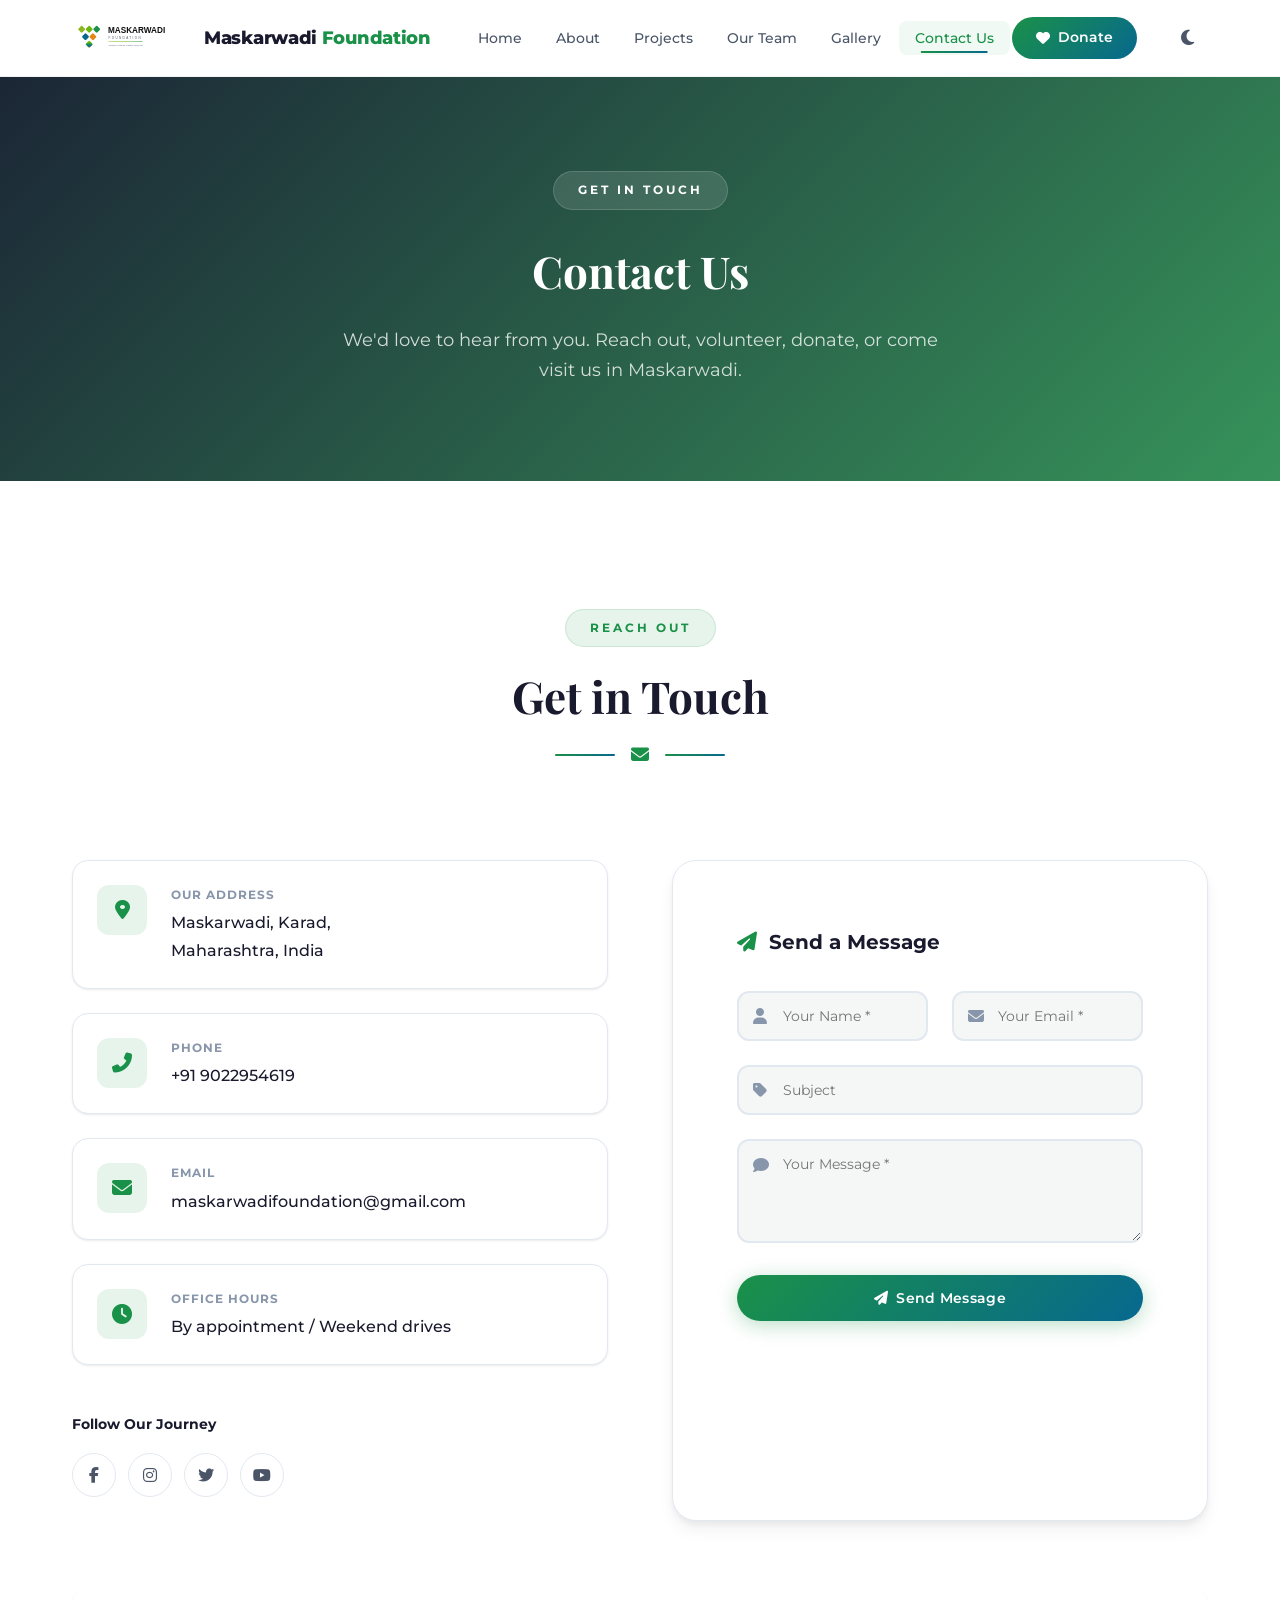
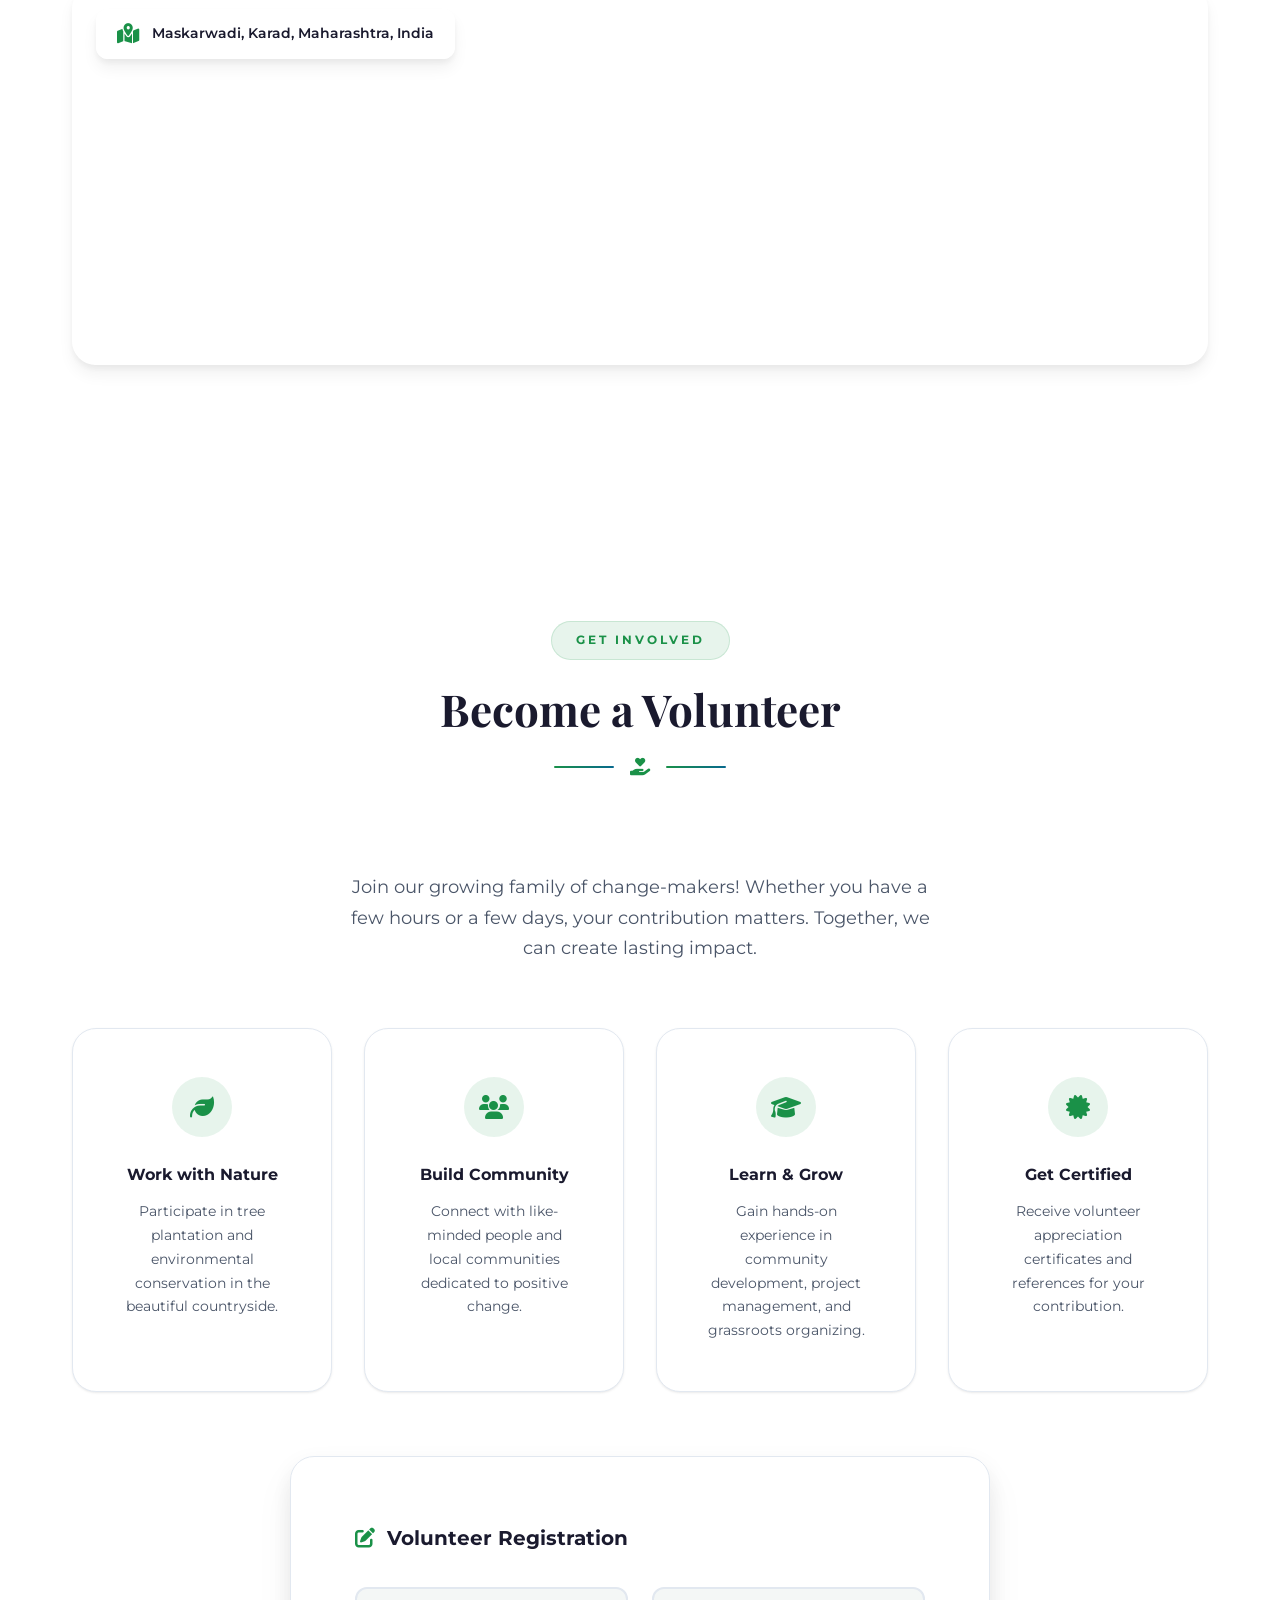
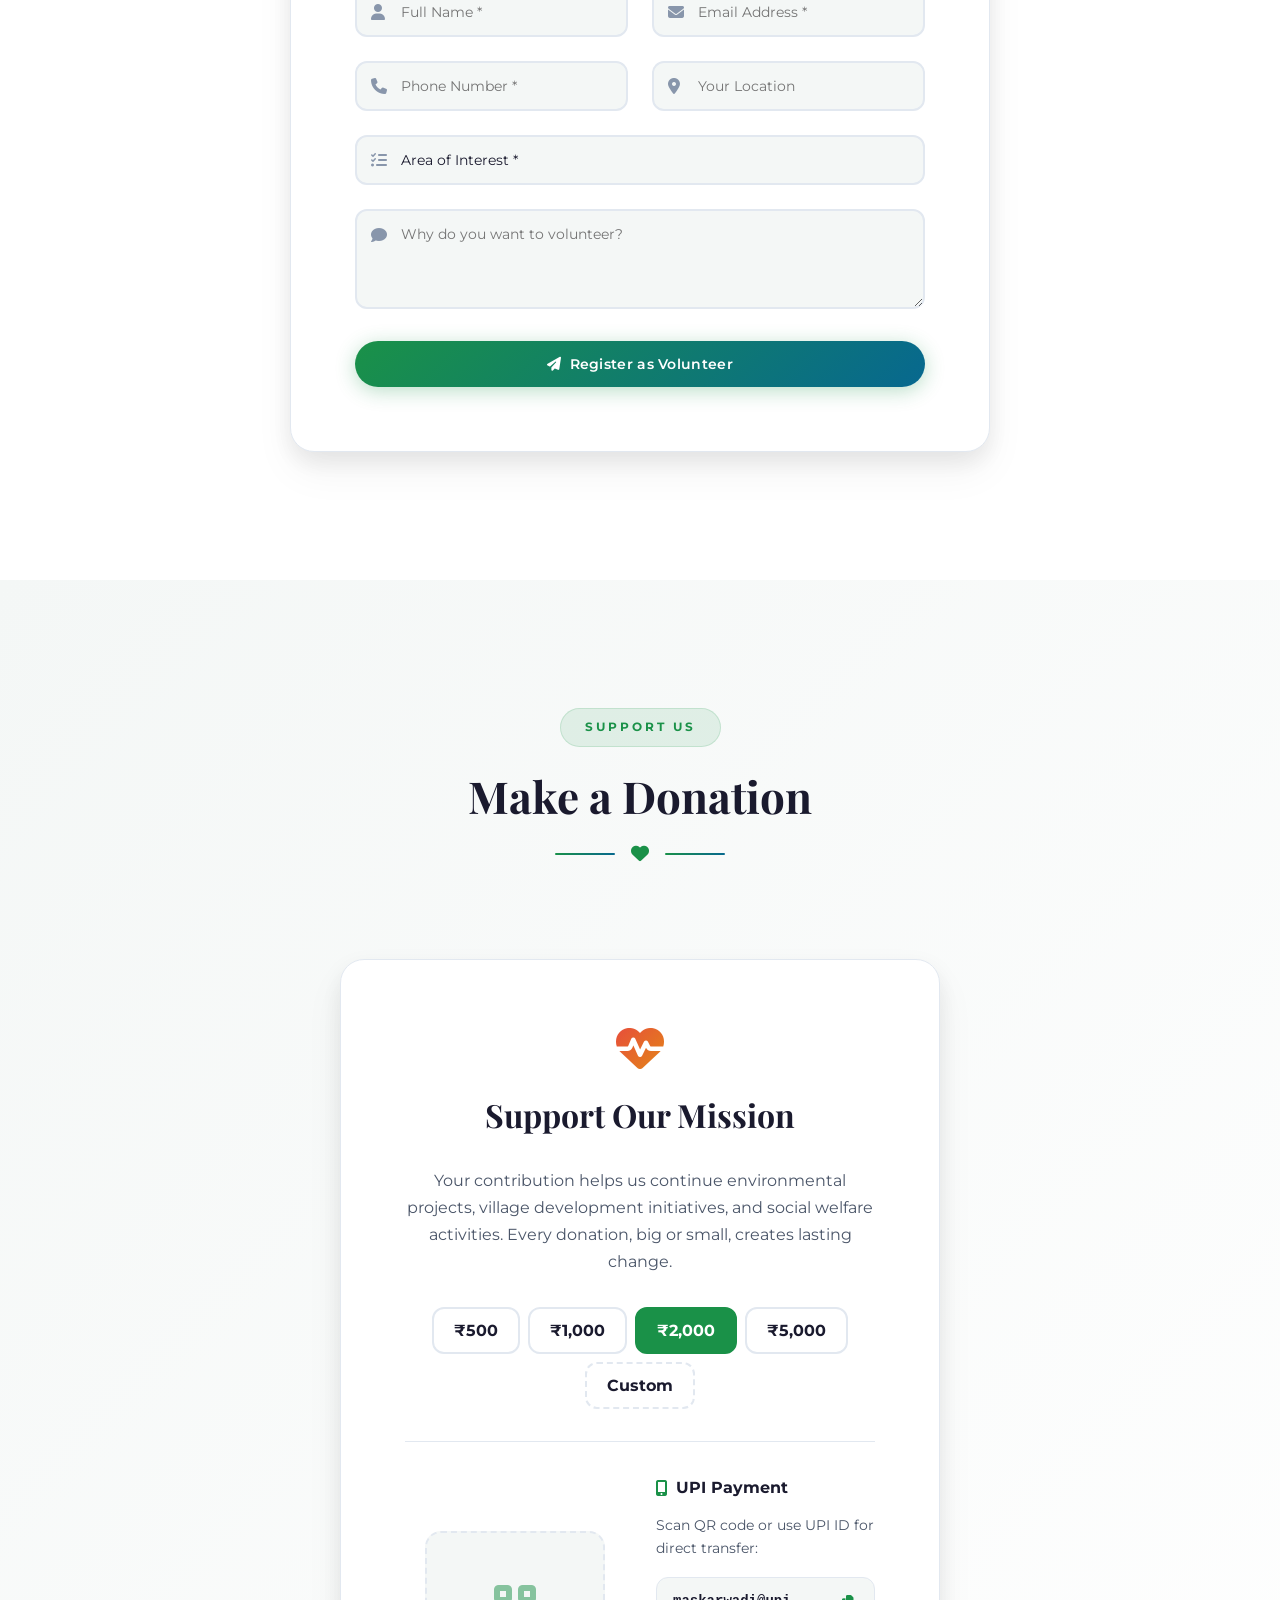
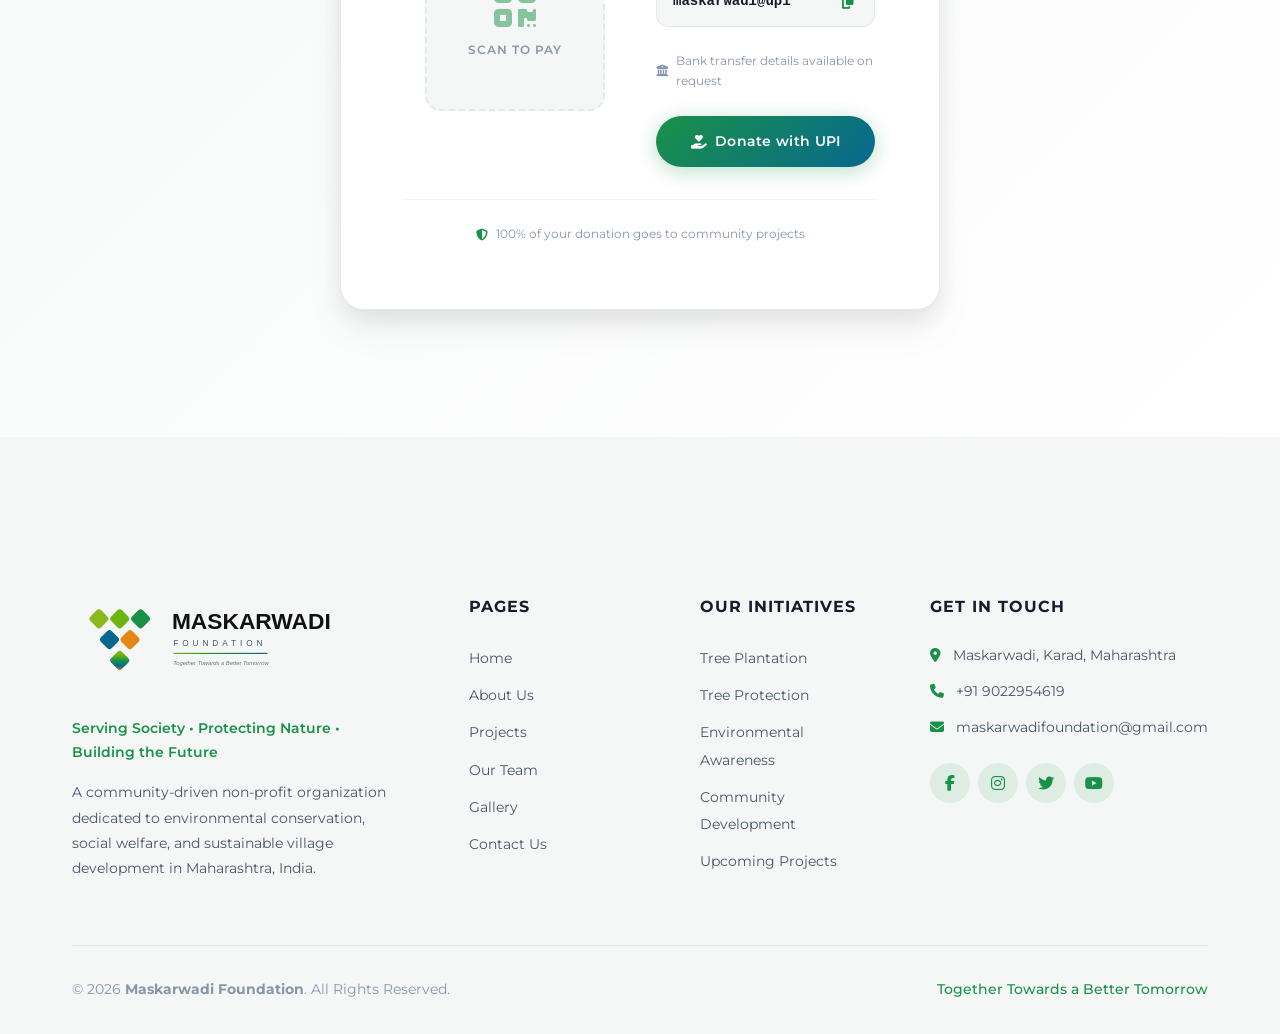
<file: contact/contact.html>
<!DOCTYPE html>
<html lang="en" class="light-mode">
<head>
  <meta charset="UTF-8">
  <meta name="viewport" content="width=device-width, initial-scale=1.0">
  <meta name="description" content="Contact Maskarwadi Foundation — get in touch, volunteer, donate, or find us on Google Maps in Maskarwadi, Karad, Maharashtra.">
  <title>Contact Us — Maskarwadi Foundation</title>
  <link rel="preconnect" href="https://fonts.googleapis.com">
  <link rel="preconnect" href="https://fonts.gstatic.com" crossorigin>
  <link href="https://fonts.googleapis.com/css2?family=Montserrat:wght@300;400;500;600;700;800;900&family=Playfair+Display:ital,wght@0,600;0,700;1,500&display=swap" rel="stylesheet">
  <link rel="stylesheet" href="https://cdnjs.cloudflare.com/ajax/libs/font-awesome/6.5.0/css/all.min.css">
  <link rel="stylesheet" href="https://unpkg.com/aos@next/dist/aos.css">
  <link rel="stylesheet" href="../css/styles.css">
</head>
<body>
  <button id="scrollToTop" class="scroll-to-top" aria-label="Scroll to top"><i class="fas fa-arrow-up"></i></button>

  <div id="preloader">
    <div class="loader"><div class="loader-ring"></div><div class="loader-ring"></div><div class="loader-ring"></div></div>
    <img src="../images/logo.svg" alt="Maskarwadi Foundation" class="loader-logo">
  </div>

  <!-- HEADER -->
  <header class="header" id="header">
    <div class="container nav-container">
      <a href="index.html" class="logo">
        <img src="../images/logo.svg" alt="Maskarwadi Foundation" class="logo-img" height="38">
        <span class="logo-text">Maskarwadi <span class="logo-highlight">Foundation</span></span>
      </a>
      <nav class="navbar" id="navbar" aria-label="Main navigation">
        <ul class="nav-menu" id="navMenu">
          <li class="nav-item"><a href="../index.html" class="nav-link">Home</a></li>
          <li class="nav-item"><a href="../about.html" class="nav-link">About</a></li>
          <li class="nav-item"><a href="../projects.html" class="nav-link">Projects</a></li>
          <li class="nav-item"><a href="../team.html" class="nav-link">Our Team</a></li>
          <li class="nav-item"><a href="../gallery.html" class="nav-link">Gallery</a></li>
          <li class="nav-item"><a href="../contact.html" class="nav-link active">Contact Us</a></li>
          <li class="nav-item"><a href="#donate" class="nav-link nav-donate-btn"><i class="fas fa-heart"></i> Donate</a></li>
        </ul>
      </nav>
      <div class="nav-actions">
        <button id="themeToggle" class="theme-toggle" aria-label="Toggle dark/light mode"><i class="fas fa-sun"></i><i class="fas fa-moon"></i></button>
        <button class="menu-toggle" id="menuToggle" aria-label="Toggle navigation" aria-expanded="false"><span class="bar"></span><span class="bar"></span><span class="bar"></span></button>
      </div>
    </div>
  </header>

  <main>
    <!-- PAGE HERO -->
    <section class="page-hero">
      <div class="page-hero-bg" style="background-image: url('https://images.unsplash.com/photo-1423666639041-f56000c27a9a?ixlib=rb-4.0.3&auto=format&fit=crop&w=1920&q=80');"></div>
      <div class="page-hero-overlay"></div>
      <div class="container page-hero-content">
        <span class="page-hero-badge" data-aos="fade-down">Get in Touch</span>
        <h1 data-aos="fade-up">Contact Us</h1>
        <p data-aos="fade-up" data-aos-delay="100">We'd love to hear from you. Reach out, volunteer, donate, or come visit us in Maskarwadi.</p>
      </div>
    </section>

    <!-- CONTACT INFORMATION -->
    <section class="section">
      <div class="container">
        <div class="section-header" data-aos="fade-up">
          <span class="section-tag">Reach Out</span>
          <h2 class="section-title">Get in Touch</h2>
          <div class="section-divider">
            <span class="divider-line"></span>
            <i class="fas fa-envelope divider-icon"></i>
            <span class="divider-line"></span>
          </div>
        </div>

        <div class="contact-grid">
          <div class="contact-info" data-aos="fade-right">
            <div class="contact-card">
              <div class="contact-icon"><i class="fas fa-map-marker-alt"></i></div>
              <div>
                <h4>Our Address</h4>
                <p>Maskarwadi, Karad,<br>Maharashtra, India</p>
              </div>
            </div>
            <div class="contact-card">
              <div class="contact-icon"><i class="fas fa-phone-alt"></i></div>
              <div>
                <h4>Phone</h4>
                <p><a href="tel:+919022954619">+91 9022954619</a></p>
              </div>
            </div>
            <div class="contact-card">
              <div class="contact-icon"><i class="fas fa-envelope"></i></div>
              <div>
                <h4>Email</h4>
                <p><a href="mailto:maskarwadifoundation@gmail.com">maskarwadifoundation@gmail.com</a></p>
              </div>
            </div>
            <div class="contact-card">
              <div class="contact-icon"><i class="fas fa-clock"></i></div>
              <div>
                <h4>Office Hours</h4>
                <p>By appointment / Weekend drives</p>
              </div>
            </div>

            <div class="contact-social" style="padding-left: 0;">
              <h4>Follow Our Journey</h4>
              <div class="social-links">
                <a href="#" class="social-link" aria-label="Facebook"><i class="fab fa-facebook-f"></i></a>
                <a href="#" class="social-link" aria-label="Instagram"><i class="fab fa-instagram"></i></a>
                <a href="#" class="social-link" aria-label="Twitter"><i class="fab fa-twitter"></i></a>
                <a href="#" class="social-link" aria-label="YouTube"><i class="fab fa-youtube"></i></a>
              </div>
            </div>
          </div>

          <div class="contact-form-wrapper" data-aos="fade-left">
            <h3><i class="fas fa-paper-plane"></i> Send a Message</h3>
            <form class="contact-form" id="contactForm">
              <div class="form-row">
                <div class="form-group">
                  <label for="name" class="sr-only">Your Name *</label>
                  <input type="text" id="name" name="name" placeholder="Your Name *" required>
                  <i class="fas fa-user"></i>
                </div>
                <div class="form-group">
                  <label for="email" class="sr-only">Your Email *</label>
                  <input type="email" id="email" name="email" placeholder="Your Email *" required>
                  <i class="fas fa-envelope"></i>
                </div>
              </div>
              <div class="form-group">
                <label for="subject" class="sr-only">Subject</label>
                <input type="text" id="subject" name="subject" placeholder="Subject">
                <i class="fas fa-tag"></i>
              </div>
              <div class="form-group">
                <label for="message" class="sr-only">Your Message *</label>
                <textarea id="message" name="message" rows="4" placeholder="Your Message *" required></textarea>
                <i class="fas fa-comment"></i>
              </div>
              <button type="submit" class="btn btn-primary btn-block">
                <i class="fas fa-paper-plane"></i> Send Message
              </button>
            </form>
          </div>
        </div>

        <!-- INTERACTIVE GOOGLE MAP -->
        <div class="map-container" data-aos="fade-up">
          <div class="map-embed">
            <iframe 
              src="https://www.google.com/maps/embed?pb=!1m18!1m12!1m3!1d121422.13250165283!2d74.07920364863281!3d17.28669990000001!2m3!1f0!2f0!3f0!3m2!1i1024!2i768!4f13.1!3m3!1m2!1s0x3bc0f5e5a5e5a5e5%3A0x0!2sKarad%2C+Maharashtra!5e0!3m2!1sen!2sin!4v1" 
              allowfullscreen="" 
              loading="lazy" 
              referrerpolicy="no-referrer-when-downgrade" 
              title="Maskarwadi Foundation location on Google Maps"
              style="border:0;">
            </iframe>
          </div>
          <div class="map-overlay-info">
            <i class="fas fa-map-marked-alt"></i>
            <span>Maskarwadi, Karad, Maharashtra, India</span>
          </div>
        </div>
      </div>
    </section>

    <!-- VOLUNTEER REGISTRATION -->
    <section class="section volunteer-section" id="volunteer">
      <div class="container">
        <div class="section-header" data-aos="fade-up">
          <span class="section-tag">Get Involved</span>
          <h2 class="section-title">Become a Volunteer</h2>
          <div class="section-divider">
            <span class="divider-line"></span>
            <i class="fas fa-hand-holding-heart divider-icon"></i>
            <span class="divider-line"></span>
          </div>
        </div>

        <div class="volunteer-content" data-aos="fade-up">
          <div class="volunteer-intro">
            <p>Join our growing family of change-makers! Whether you have a few hours or a few days, your contribution matters. Together, we can create lasting impact.</p>
          </div>

          <div class="volunteer-benefits">
            <div class="benefit-card" data-aos="fade-up" data-aos-delay="50">
              <div class="benefit-icon"><i class="fas fa-leaf"></i></div>
              <h4>Work with Nature</h4>
              <p>Participate in tree plantation and environmental conservation in the beautiful countryside.</p>
            </div>
            <div class="benefit-card" data-aos="fade-up" data-aos-delay="100">
              <div class="benefit-icon"><i class="fas fa-users"></i></div>
              <h4>Build Community</h4>
              <p>Connect with like-minded people and local communities dedicated to positive change.</p>
            </div>
            <div class="benefit-card" data-aos="fade-up" data-aos-delay="150">
              <div class="benefit-icon"><i class="fas fa-graduation-cap"></i></div>
              <h4>Learn &amp; Grow</h4>
              <p>Gain hands-on experience in community development, project management, and grassroots organizing.</p>
            </div>
            <div class="benefit-card" data-aos="fade-up" data-aos-delay="200">
              <div class="benefit-icon"><i class="fas fa-certificate"></i></div>
              <h4>Get Certified</h4>
              <p>Receive volunteer appreciation certificates and references for your contribution.</p>
            </div>
          </div>

          <div class="volunteer-form-wrapper" data-aos="fade-up">
            <h3><i class="fas fa-edit"></i> Volunteer Registration</h3>
            <form class="volunteer-form" id="volunteerForm">
              <div class="form-row">
                <div class="form-group">
                  <label for="vname" class="sr-only">Full Name *</label>
                  <input type="text" id="vname" name="vname" placeholder="Full Name *" required>
                  <i class="fas fa-user"></i>
                </div>
                <div class="form-group">
                  <label for="vemail" class="sr-only">Email Address *</label>
                  <input type="email" id="vemail" name="vemail" placeholder="Email Address *" required>
                  <i class="fas fa-envelope"></i>
                </div>
              </div>
              <div class="form-row">
                <div class="form-group">
                  <label for="vphone" class="sr-only">Phone Number *</label>
                  <input type="tel" id="vphone" name="vphone" placeholder="Phone Number *" required>
                  <i class="fas fa-phone"></i>
                </div>
                <div class="form-group">
                  <label for="vlocation" class="sr-only">Your Location</label>
                  <input type="text" id="vlocation" name="vlocation" placeholder="Your Location">
                  <i class="fas fa-map-marker-alt"></i>
                </div>
              </div>
              <div class="form-group">
                <label for="vinterest" class="sr-only">Area of Interest *</label>
                <select id="vinterest" name="vinterest" required>
                  <option value="" disabled selected>Area of Interest *</option>
                  <option value="plantation">Tree Plantation</option>
                  <option value="protection">Tree Protection</option>
                  <option value="awareness">Environmental Awareness</option>
                  <option value="development">Village Development</option>
                  <option value="fundraising">Fundraising</option>
                  <option value="other">Other</option>
                </select>
                <i class="fas fa-tasks"></i>
              </div>
              <div class="form-group">
                <label for="vmessage" class="sr-only">Why do you want to volunteer?</label>
                <textarea id="vmessage" name="vmessage" rows="3" placeholder="Why do you want to volunteer?"></textarea>
                <i class="fas fa-comment"></i>
              </div>
              <button type="submit" class="btn btn-primary btn-block">
                <i class="fas fa-paper-plane"></i> Register as Volunteer
              </button>
            </form>
          </div>
        </div>
      </div>
    </section>

    <!-- DONATE SECTION -->
    <section class="section donate-section" id="donate">
      <div class="container">
        <div class="section-header" data-aos="fade-up">
          <span class="section-tag">Support Us</span>
          <h2 class="section-title">Make a Donation</h2>
          <div class="section-divider">
            <span class="divider-line"></span>
            <i class="fas fa-heart divider-icon"></i>
            <span class="divider-line"></span>
          </div>
        </div>

        <div class="donate-wrapper">
          <div class="donate-card" data-aos="fade-up">
            <div class="donate-card-header">
              <i class="fas fa-heartbeat"></i>
              <h3>Support Our Mission</h3>
            </div>
            <p class="donate-description">Your contribution helps us continue environmental projects, village development initiatives, and social welfare activities. Every donation, big or small, creates lasting change.</p>

            <div class="donate-amounts">
              <button class="donate-amount" data-amount="500">₹500</button>
              <button class="donate-amount" data-amount="1000">₹1,000</button>
              <button class="donate-amount active" data-amount="2000">₹2,000</button>
              <button class="donate-amount" data-amount="5000">₹5,000</button>
              <button class="donate-amount custom-amount" data-amount="custom">Custom</button>
            </div>

            <div class="donate-upi">
              <div class="upi-qr">
                <div class="qr-frame">
                  <div class="qr-code-pattern"><i class="fas fa-qrcode"></i></div>
                  <p>Scan to Pay</p>
                </div>
              </div>
              <div class="upi-info">
                <h4><i class="fas fa-mobile-alt"></i> UPI Payment</h4>
                <p>Scan QR code or use UPI ID for direct transfer:</p>
                <div class="upi-clipboard">
                  <code>maskarwadi@upi</code>
                  <button class="copy-btn" onclick="copyUPI()" aria-label="Copy UPI ID">
                    <i class="fas fa-copy"></i>
                  </button>
                </div>
                <div class="donate-bank">
                  <p><i class="fas fa-university"></i> Bank transfer details available on request</p>
                </div>
                <a href="#" class="btn btn-primary btn-block">
                  <i class="fas fa-hand-holding-heart"></i> Donate with UPI
                </a>
              </div>
            </div>

            <div class="donate-footer">
              <i class="fas fa-shield-alt"></i>
              <span>100% of your donation goes to community projects</span>
            </div>
          </div>
        </div>
      </div>
    </section>
  </main>

  <!-- FOOTER -->
  <footer class="footer">
    <div class="footer-wave"><svg viewBox="0 0 1440 60" fill="none" xmlns="http://www.w3.org/2000/svg"><path d="M0 30C240 60 480 0 720 30C960 60 1200 0 1440 30V60H0V30Z" fill="currentColor"/></svg></div>
    <div class="container">
      <div class="footer-grid">
        <div class="footer-brand">
          <img src="../images/logo.svg" alt="Maskarwadi Foundation" class="footer-logo-svg" height="45">
          <p class="footer-tagline">Serving Society • Protecting Nature • Building the Future</p>
          <p class="footer-desc">A community-driven non-profit organization dedicated to environmental conservation, social welfare, and sustainable village development in Maharashtra, India.</p>
        </div>
        <div class="footer-links">
          <h4>Pages</h4>
          <ul>
            <li><a href="../index.html">Home</a></li>
            <li><a href="../about.html">About Us</a></li>
            <li><a href="../projects.html">Projects</a></li>
            <li><a href="../team.html">Our Team</a></li>
            <li><a href="../gallery.html">Gallery</a></li>
            <li><a href="../contact.html">Contact Us</a></li>
          </ul>
        </div>
        <div class="footer-links">
          <h4>Our Initiatives</h4>
          <ul>
            <li><a href="../about.html#work">Tree Plantation</a></li>
            <li><a href="../about.html#work">Tree Protection</a></li>
            <li><a href="../about.html#work">Environmental Awareness</a></li>
            <li><a href="../about.html#work">Community Development</a></li>
            <li><a href="../projects.html">Upcoming Projects</a></li>
          </ul>
        </div>
        <div class="footer-contact">
          <h4>Get in Touch</h4>
          <ul>
            <li><i class="fas fa-map-marker-alt"></i> Maskarwadi, Karad, Maharashtra</li>
            <li><i class="fas fa-phone"></i> <a href="tel:+919022954619">+91 9022954619</a></li>
            <li><i class="fas fa-envelope"></i> <a href="mailto:maskarwadifoundation@gmail.com">maskarwadifoundation@gmail.com</a></li>
          </ul>
          <div class="footer-social">
            <a href="#" aria-label="Facebook"><i class="fab fa-facebook-f"></i></a>
            <a href="#" aria-label="Instagram"><i class="fab fa-instagram"></i></a>
            <a href="#" aria-label="Twitter"><i class="fab fa-twitter"></i></a>
            <a href="#" aria-label="YouTube"><i class="fab fa-youtube"></i></a>
          </div>
        </div>
      </div>
      <div class="footer-bottom">
        <p>&copy; 2026 <strong>Maskarwadi Foundation</strong>. All Rights Reserved.</p>
        <p class="footer-bottom-tagline">Together Towards a Better Tomorrow</p>
      </div>
    </div>
  </footer>

  <script src="https://unpkg.com/aos@next/dist/aos.js"></script>
  <script src="../js/script.js"></script>
</body>
</html>
</file>
<file: css/styles.css>
/* =============================================
   MASKARWADI FOUNDATION
   Brand Colors (from logo)
   #8bb81c — Light Green
   #6cb50d — Vibrant Green
   #1a9148 — Forest Green (Primary)
   #07688f — Teal Blue (Secondary)
   #e38717 — Warm Amber (Accent)
   ============================================= */

/* ===== CSS Variables ===== */
:root {
  /* === Brand Colors === */
  --color-primary: #1a9148;
  --color-primary-dark: #0f6b33;
  --color-primary-light: #2db85c;
  --color-secondary: #07688f;
  --color-secondary-dark: #054b6b;
  --color-secondary-light: #0a8fc4;
  --color-accent: #e38717;
  --color-accent-dark: #c47112;
  --color-accent-light: #f0a545;
  --color-green-light: #8bb81c;
  --color-green-vibrant: #6cb50d;

  /* === Gradients === */
  --gradient-primary: linear-gradient(135deg, #1a9148 0%, #07688f 100%);
  --gradient-primary-reverse: linear-gradient(135deg, #07688f 0%, #1a9148 100%);
  --gradient-accent: linear-gradient(135deg, #e38717 0%, #f0a545 100%);
  --gradient-green: linear-gradient(135deg, #8bb81c 0%, #6cb50d 100%);
  --gradient-dark: linear-gradient(135deg, #0a1628 0%, #1a2a3a 100%);
  --gradient-hero: linear-gradient(135deg, rgba(10, 22, 40, 0.92) 0%, rgba(26, 145, 72, 0.85) 100%);

  /* === Neutral Colors === */
  --color-bg: #ffffff;
  --color-bg-alt: #f4f7f6;
  --color-bg-card: #ffffff;
  --color-text: #1a1a2e;
  --color-text-secondary: #4a5568;
  --color-text-muted: #8896ab;
  --color-border: #e2e8f0;
  --color-border-light: #edf2f7;

  /* === Glassmorphism === */
  --glass-bg: rgba(255, 255, 255, 0.85);
  --glass-border: rgba(255, 255, 255, 0.3);
  --glass-shadow: 0 8px 32px rgba(0, 0, 0, 0.08);

  /* === Shadows === */
  --shadow-sm: 0 1px 3px rgba(0, 0, 0, 0.06), 0 1px 2px rgba(0, 0, 0, 0.04);
  --shadow-md: 0 4px 6px rgba(0, 0, 0, 0.05), 0 10px 15px rgba(0, 0, 0, 0.05);
  --shadow-lg: 0 10px 25px rgba(0, 0, 0, 0.08), 0 20px 40px rgba(0, 0, 0, 0.05);
  --shadow-xl: 0 20px 50px rgba(0, 0, 0, 0.12);
  --shadow-glow: 0 0 30px rgba(26, 145, 72, 0.15);

  /* === Typography === */
  --font-primary: 'Montserrat', -apple-system, BlinkMacSystemFont, 'Segoe UI', sans-serif;
  --font-heading: 'Playfair Display', Georgia, serif;
  --font-size-xs: 0.75rem;
  --font-size-sm: 0.875rem;
  --font-size-base: 1rem;
  --font-size-lg: 1.125rem;
  --font-size-xl: 1.25rem;
  --font-size-2xl: 1.5rem;
  --font-size-3xl: 2rem;
  --font-size-4xl: 2.75rem;
  --font-size-5xl: 3.75rem;

  /* === Spacing === */
  --spacing-xs: 0.5rem;
  --spacing-sm: 0.75rem;
  --spacing-md: 1rem;
  --spacing-lg: 1.5rem;
  --spacing-xl: 2rem;
  --spacing-2xl: 3rem;
  --spacing-3xl: 4rem;
  --spacing-4xl: 6rem;
  --spacing-5xl: 8rem;

  /* === Border Radius === */
  --radius-sm: 8px;
  --radius-md: 12px;
  --radius-lg: 16px;
  --radius-xl: 24px;
  --radius-full: 50%;

  /* === Transitions === */
  --transition-fast: 0.2s cubic-bezier(0.4, 0, 0.2, 1);
  --transition-base: 0.3s cubic-bezier(0.4, 0, 0.2, 1);
  --transition-slow: 0.5s cubic-bezier(0.4, 0, 0.2, 1);
  --transition-spring: 0.6s cubic-bezier(0.68, -0.55, 0.265, 1.55);

  /* === Container === */
  --container-max: 1200px;
}

/* ===== Dark Mode ===== */
.dark-mode {
  --color-bg: #0a0e1a;
  --color-bg-alt: #111827;
  --color-bg-card: #1a1f2e;
  --color-text: #e2e8f0;
  --color-text-secondary: #a0aec0;
  --color-text-muted: #64748b;
  --color-border: #2a3040;
  --color-border-light: #1f2638;
  --glass-bg: rgba(26, 31, 46, 0.9);
  --glass-border: rgba(255, 255, 255, 0.06);
  --glass-shadow: 0 8px 32px rgba(0, 0, 0, 0.4);
  --shadow-sm: 0 1px 3px rgba(0, 0, 0, 0.3);
  --shadow-md: 0 4px 6px rgba(0, 0, 0, 0.35);
  --shadow-lg: 0 10px 25px rgba(0, 0, 0, 0.4);
  --shadow-xl: 0 20px 50px rgba(0, 0, 0, 0.5);
  --gradient-hero: linear-gradient(135deg, rgba(0, 0, 0, 0.95) 0%, rgba(15, 107, 51, 0.9) 100%);
  --color-primary-lightest: rgba(26, 145, 72, 0.2);
}

/* ===== Reset & Base ===== */
*, *::before, *::after {
  margin: 0;
  padding: 0;
  box-sizing: border-box;
}

html {
  scroll-behavior: smooth;
  scroll-padding-top: 80px;
  font-size: 16px;
}

body {
  font-family: var(--font-primary);
  font-size: var(--font-size-base);
  line-height: 1.7;
  color: var(--color-text);
  background: var(--color-bg);
  overflow-x: hidden;
  -webkit-font-smoothing: antialiased;
  -moz-osx-font-smoothing: grayscale;
  transition: background var(--transition-base), color var(--transition-base);
}

a { color: var(--color-primary); text-decoration: none; transition: color var(--transition-fast); }
a:hover { color: var(--color-primary-light); }
ul { list-style: none; }
img { max-width: 100%; height: auto; display: block; }

.container {
  width: 100%;
  max-width: var(--container-max);
  margin: 0 auto;
  padding: 0 var(--spacing-xl);
}

/* ===== Selection ===== */
::selection { background: var(--color-primary); color: #fff; }

/* ===== Scrollbar ===== */
::-webkit-scrollbar { width: 8px; }
::-webkit-scrollbar-track { background: var(--color-bg-alt); }
::-webkit-scrollbar-thumb { background: var(--color-primary-light); border-radius: 4px; }
::-webkit-scrollbar-thumb:hover { background: var(--color-primary); }

/* ===== Preloader ===== */
#preloader {
  position: fixed; inset: 0; z-index: 99999;
  background: var(--color-bg);
  display: flex; flex-direction: column; align-items: center; justify-content: center;
  transition: opacity 0.6s ease, visibility 0.6s ease;
  gap: var(--spacing-xl);
}
#preloader.hidden { opacity: 0; visibility: hidden; pointer-events: none; }

.loader { position: relative; width: 80px; height: 80px; }
.loader-ring {
  position: absolute; inset: 0;
  border: 3px solid transparent;
  border-top-color: var(--color-primary);
  border-radius: 50%;
  animation: spin 1.2s linear infinite;
}
.loader-ring:nth-child(2) {
  inset: 8px;
  border-top-color: var(--color-secondary);
  animation-duration: 1.5s;
  animation-direction: reverse;
}
.loader-ring:nth-child(3) {
  inset: 16px;
  border-top-color: var(--color-accent);
  animation-duration: 1.8s;
}
@keyframes spin { to { transform: rotate(360deg); } }

.loader-logo { height: 32px; opacity: 0.6; }

/* ===== Buttons ===== */
.btn {
  display: inline-flex; align-items: center; justify-content: center; gap: 0.5rem;
  padding: 0.875rem 2rem;
  font-family: var(--font-primary);
  font-size: var(--font-size-sm);
  font-weight: 600;
  letter-spacing: 0.3px;
  border: none; border-radius: 50px;
  cursor: pointer;
  transition: all var(--transition-base);
  text-decoration: none;
  position: relative;
  overflow: hidden;
}
.btn::before {
  content: ''; position: absolute; inset: 0;
  background: rgba(255,255,255,0.12);
  transform: translateX(-100%) skewX(-15deg);
  transition: transform 0.6s ease;
}
.btn:hover::before { transform: translateX(100%) skewX(-15deg); }

.btn-primary {
  background: var(--gradient-primary);
  color: #fff;
  box-shadow: 0 4px 20px rgba(26, 145, 72, 0.3);
}
.btn-primary:hover {
  box-shadow: 0 8px 30px rgba(26, 145, 72, 0.45);
  transform: translateY(-2px);
  color: #fff;
}

.btn-secondary {
  background: transparent;
  color: #fff;
  border: 2px solid rgba(255,255,255,0.5);
  -webkit-backdrop-filter: blur(4px);
  backdrop-filter: blur(4px);
}
.btn-secondary:hover { background: rgba(255,255,255,0.12); border-color: #fff; color: #fff; transform: translateY(-2px); }

.btn-ghost {
  background: rgba(255,255,255,0.08);
  color: #fff;
  border: none;
  -webkit-backdrop-filter: blur(4px);
  backdrop-filter: blur(4px);
}
.btn-ghost:hover { background: rgba(255,255,255,0.18); color: #fff; transform: translateY(-2px); }

.btn-block { width: 100%; }

/* ===== Section ===== */
.section { padding: var(--spacing-5xl) 0; position: relative; }

.section-header { text-align: center; margin-bottom: var(--spacing-4xl); }
.section-tag {
  display: inline-flex; align-items: center; gap: 0.5rem;
  font-size: var(--font-size-xs);
  font-weight: 700;
  text-transform: uppercase;
  letter-spacing: 3px;
  color: var(--color-primary);
  background: rgba(26, 145, 72, 0.1);
  padding: 0.5rem 1.5rem;
  border-radius: 50px;
  margin-bottom: var(--spacing-lg);
  border: 1px solid rgba(26, 145, 72, 0.15);
}
.section-title {
  font-family: var(--font-heading);
  font-size: var(--font-size-4xl);
  font-weight: 700;
  color: var(--color-text);
  margin-bottom: var(--spacing-lg);
  line-height: 1.15;
}
.section-divider { display: flex; align-items: center; justify-content: center; gap: var(--spacing-md); }
.divider-line { display: block; width: 60px; height: 2px; background: var(--gradient-primary); border-radius: 2px; }
.divider-icon { color: var(--color-primary); font-size: var(--font-size-lg); }

/* ===== Navigation ===== */
.header {
  position: fixed; top: 0; left: 0; right: 0; z-index: 1000;
  background: var(--glass-bg);
  backdrop-filter: blur(16px); -webkit-backdrop-filter: blur(16px);
  border-bottom: 1px solid var(--glass-border);
  transition: all var(--transition-base);
}
.header.scrolled { box-shadow: var(--shadow-lg); }

.nav-container {
  display: flex; align-items: center; justify-content: space-between;
  height: 76px;
}

.logo { display: flex; align-items: center; gap: 0.75rem; text-decoration: none; }
.logo-img { height: 36px; width: auto; }
.logo-text {
  font-family: var(--font-primary);
  font-size: var(--font-size-lg);
  font-weight: 800;
  color: var(--color-text);
  letter-spacing: -0.3px;
}
.logo-highlight { color: var(--color-primary); }

.nav-menu { display: flex; align-items: center; gap: 0.125rem; }
.nav-link {
  padding: 0.5rem 1rem;
  font-size: var(--font-size-sm);
  font-weight: 500;
  color: var(--color-text-secondary);
  border-radius: var(--radius-sm);
  transition: all var(--transition-fast);
  position: relative;
}
.nav-link::after {
  content: ''; position: absolute; bottom: 2px; left: 50%;
  width: 0; height: 2px;
  background: var(--gradient-primary);
  border-radius: 2px;
  transition: all var(--transition-base);
  transform: translateX(-50%);
}
.nav-link:hover, .nav-link.active { color: var(--color-primary); background: rgba(26, 145, 72, 0.06); }
.nav-link:hover::after, .nav-link.active::after { width: 60%; }

.nav-donate-btn {
  background: var(--gradient-primary) !important;
  color: #fff !important;
  padding: 0.6rem 1.5rem !important;
  border-radius: 50px;
  font-weight: 600;
  display: flex; align-items: center; gap: 0.5rem;
}
.nav-donate-btn::after { display: none; }
.nav-donate-btn:hover { box-shadow: 0 4px 20px rgba(26, 145, 72, 0.4); transform: translateY(-1px); }

/* ===== Theme Toggle ===== */
.nav-actions { display: flex; align-items: center; gap: 0.25rem; }
.theme-toggle {
  background: none; border: none; cursor: pointer;
  width: 40px; height: 40px; border-radius: var(--radius-full);
  display: flex; align-items: center; justify-content: center;
  color: var(--color-text-secondary); font-size: 1.1rem;
  transition: all var(--transition-fast);
}
.theme-toggle:hover { background: rgba(26, 145, 72, 0.1); color: var(--color-primary); }
.theme-toggle .fa-sun { display: none; }
.theme-toggle .fa-moon { display: block; }
.dark-mode .theme-toggle .fa-sun { display: block; }
.dark-mode .theme-toggle .fa-moon { display: none; }

/* ===== Mobile Menu ===== */
.menu-toggle {
  display: none; flex-direction: column; justify-content: center; align-items: center;
  gap: 5px; width: 40px; height: 40px;
  background: none; border: none; cursor: pointer;
  padding: 8px; border-radius: var(--radius-sm);
}
.bar { display: block; width: 22px; height: 2px; background: var(--color-text); border-radius: 2px; transition: all var(--transition-base); }
.menu-toggle.active .bar:nth-child(1) { transform: rotate(45deg) translate(5px, 5px); }
.menu-toggle.active .bar:nth-child(2) { opacity: 0; }
.menu-toggle.active .bar:nth-child(3) { transform: rotate(-45deg) translate(5px, -5px); }

/* ===== Hero ===== */
.hero {
  position: relative; min-height: 100vh;
  display: flex; align-items: center; justify-content: center;
  overflow: hidden;
}
.hero-overlay {
  position: absolute; inset: 0;
  background: var(--gradient-hero);
  z-index: 2;
}
.hero-bg-slideshow { position: absolute; inset: 0; z-index: 1; }
.slide {
  position: absolute; inset: 0;
  background-size: cover; background-position: center;
  opacity: 0;
  transition: opacity 1.5s ease-in-out, transform 1.5s ease;
  transform: scale(1.08);
}
.slide.active { opacity: 1; transform: scale(1); }

.hero-content {
  position: relative; z-index: 3;
  text-align: center;
  max-width: 900px;
  padding: var(--spacing-4xl) 0;
}
.hero-badge {
  display: inline-flex; align-items: center; gap: 0.5rem;
  font-size: var(--font-size-xs); font-weight: 700;
  text-transform: uppercase; letter-spacing: 3px;
  color: #fff;
  background: rgba(255,255,255,0.1);
  -webkit-backdrop-filter: blur(10px);
  backdrop-filter: blur(10px);
  padding: 0.5rem 1.5rem;
  border-radius: 50px;
  margin-bottom: var(--spacing-xl);
  border: 1px solid rgba(255,255,255,0.15);
}
.hero-title {
  font-family: var(--font-heading);
  font-size: var(--font-size-5xl);
  font-weight: 700;
  color: #fff;
  line-height: 1.1;
  margin-bottom: var(--spacing-lg);
}
.hero-highlight {
  background: linear-gradient(135deg, #8bb81c, #6cb50d, #1a9148);
  -webkit-background-clip: text;
  -webkit-text-fill-color: transparent;
  background-clip: text;
}
.hero-subtitle {
  font-size: var(--font-size-lg);
  font-weight: 300;
  color: rgba(255,255,255,0.85);
  margin-bottom: var(--spacing-2xl);
  max-width: 650px;
  margin-left: auto; margin-right: auto;
  line-height: 1.8;
}
.hero-buttons { display: flex; gap: var(--spacing-md); justify-content: center; flex-wrap: wrap; }

.hero-scroll-indicator {
  position: absolute; bottom: 40px; left: 50%; transform: translateX(-50%);
  z-index: 3;
  display: flex; flex-direction: column; align-items: center; gap: 0.75rem;
  color: rgba(255,255,255,0.5);
  font-size: var(--font-size-xs); letter-spacing: 2px; text-transform: uppercase;
}
.scroll-mouse { width: 24px; height: 38px; border: 2px solid rgba(255,255,255,0.4); border-radius: 12px; position: relative; }
.scroll-wheel {
  width: 4px; height: 8px; background: rgba(255,255,255,0.7);
  border-radius: 2px; position: absolute; top: 6px; left: 50%; transform: translateX(-50%);
  animation: scrollAnim 2s ease-in-out infinite;
}
@keyframes scrollAnim {
  0% { transform: translateX(-50%) translateY(0); opacity: 1; }
  100% { transform: translateX(-50%) translateY(16px); opacity: 0; }
}

/* ===== About ===== */
.about-content { display: grid; grid-template-columns: 1fr 1fr; gap: var(--spacing-4xl); align-items: center; }

.about-image-wrapper {
  position: relative;
  border-radius: var(--radius-xl);
  overflow: hidden;
  box-shadow: var(--shadow-xl);
}
.about-image-wrapper img {
  width: 100%; height: 520px; object-fit: cover;
  transition: transform var(--transition-slow);
}
.about-image-wrapper:hover img { transform: scale(1.04); }

.about-image-badge {
  position: absolute; bottom: var(--spacing-xl); left: var(--spacing-xl);
  background: rgba(255,255,255,0.9); -webkit-backdrop-filter: blur(12px); backdrop-filter: blur(12px);
  padding: 0.75rem 1.5rem; border-radius: var(--radius-md);
  display: flex; align-items: center; gap: 0.75rem;
  font-weight: 700; color: var(--color-text);
  border: 1px solid rgba(255,255,255,0.3);
  box-shadow: var(--shadow-md);
}
.about-image-badge i { font-size: 1.25rem; color: var(--color-primary); }

.about-text h3 {
  font-family: var(--font-heading);
  font-size: var(--font-size-3xl);
  color: var(--color-text);
  margin-bottom: var(--spacing-lg);
}
.about-text p {
  color: var(--color-text-secondary);
  margin-bottom: var(--spacing-lg);
  line-height: 1.8;
}

.about-features { display: grid; grid-template-columns: 1fr 1fr 1fr; gap: var(--spacing-lg); margin-bottom: var(--spacing-xl); }
.about-feature {
  padding: var(--spacing-lg);
  background: var(--color-bg-alt);
  border-radius: var(--radius-md);
  border: 1px solid var(--color-border-light);
  transition: all var(--transition-base);
}
.about-feature:hover { box-shadow: var(--shadow-md); transform: translateY(-2px); }
.feature-icon {
  width: 44px; height: 44px; border-radius: var(--radius-md);
  background: rgba(26, 145, 72, 0.1);
  display: flex; align-items: center; justify-content: center;
  color: var(--color-primary); font-size: 1.2rem;
  margin-bottom: var(--spacing-sm);
}
.about-feature h4 { font-size: var(--font-size-sm); font-weight: 700; color: var(--color-text); margin-bottom: 0.25rem; }
.about-feature p { font-size: var(--font-size-xs); color: var(--color-text-muted); margin-bottom: 0; }

/* ===== Vision & Mission ===== */
.vision-section { background: var(--color-bg-alt); }
.vm-grid { display: grid; grid-template-columns: 1fr 1fr; gap: var(--spacing-2xl); }
.vm-card {
  background: var(--color-bg-card);
  border-radius: var(--radius-xl);
  padding: var(--spacing-3xl);
  box-shadow: var(--shadow-md);
  border: 1px solid var(--color-border);
  transition: all var(--transition-base);
  position: relative; overflow: hidden;
}
.vm-card::before {
  content: ''; position: absolute; top: 0; left: 0; right: 0; height: 4px;
}
.vision-card::before { background: var(--gradient-primary); }
.mission-card::before { background: var(--gradient-accent); }
.vm-card:hover { box-shadow: var(--shadow-xl); transform: translateY(-6px); }

.vm-icon {
  width: 64px; height: 64px; border-radius: var(--radius-lg);
  background: rgba(26, 145, 72, 0.1);
  display: flex; align-items: center; justify-content: center;
  font-size: 1.75rem; color: var(--color-primary);
  margin-bottom: var(--spacing-lg);
}
.vm-card h3 {
  font-family: var(--font-heading);
  font-size: var(--font-size-2xl);
  color: var(--color-text);
  margin-bottom: var(--spacing-lg);
}
.vm-card blockquote {
  color: var(--color-text-secondary);
  font-style: italic;
  line-height: 1.8;
  font-size: var(--font-size-lg);
  padding-left: var(--spacing-lg);
  border-left: 3px solid var(--color-primary-light);
}
.mission-list { display: flex; flex-direction: column; gap: var(--spacing-sm); }
.mission-list li {
  display: flex; align-items: flex-start; gap: 0.75rem;
  color: var(--color-text-secondary); font-size: var(--font-size-base);
}
.mission-list li i { color: var(--color-green-vibrant); margin-top: 4px; flex-shrink: 0; }

/* ===== Work / Initiatives ===== */
.work-section { background: var(--color-bg); }
.work-grid { display: grid; grid-template-columns: repeat(4, 1fr); gap: var(--spacing-xl); }
.work-card {
  background: var(--color-bg-card);
  border-radius: var(--radius-xl);
  box-shadow: var(--shadow-sm);
  border: 1px solid var(--color-border);
  transition: all var(--transition-base);
  position: relative; overflow: hidden;
  cursor: default;
}
.work-card-inner { padding: var(--spacing-2xl); position: relative; z-index: 1; }
.work-card::before {
  content: ''; position: absolute; top: 0; left: 0; right: 0; height: 100%;
  background: var(--gradient-primary);
  opacity: 0;
  transition: opacity var(--transition-base);
  z-index: 0;
}
.work-card:hover::before { opacity: 1; }
.work-card:hover { transform: translateY(-8px); box-shadow: var(--shadow-xl); }
.work-card:hover .work-card-inner * { color: #fff !important; }
.work-card:hover .work-icon { background: rgba(255,255,255,0.2); color: #fff; }
.work-card:hover .work-tag { background: rgba(255,255,255,0.2); color: #fff; }
.work-card:hover .work-card-footer { border-color: rgba(255,255,255,0.2); }

.work-icon {
  width: 56px; height: 56px; border-radius: var(--radius-lg);
  background: rgba(26, 145, 72, 0.1);
  display: flex; align-items: center; justify-content: center;
  font-size: 1.5rem; color: var(--color-primary);
  margin-bottom: var(--spacing-lg);
  transition: all var(--transition-base);
}
.work-card h3 { font-size: var(--font-size-lg); font-weight: 700; color: var(--color-text); margin-bottom: var(--spacing-sm); }
.work-card p { font-size: var(--font-size-sm); color: var(--color-text-secondary); line-height: 1.7; }
.work-card-footer { margin-top: var(--spacing-lg); padding-top: var(--spacing-lg); border-top: 1px solid var(--color-border-light); }
.work-tag {
  display: inline-block; font-size: var(--font-size-xs); font-weight: 600;
  text-transform: uppercase; letter-spacing: 1px;
  padding: 0.25rem 0.75rem; border-radius: 50px;
}
.work-tag-green { background: rgba(26, 145, 72, 0.1); color: var(--color-primary); }
.work-tag-teal { background: rgba(7, 104, 143, 0.1); color: var(--color-secondary); }
.work-tag-orange { background: rgba(227, 135, 23, 0.1); color: var(--color-accent); }
.work-tag-blue { background: rgba(7, 104, 143, 0.1); color: var(--color-secondary); }

/* ===== Statistics ===== */
.stats-section {
  background: var(--gradient-primary-reverse);
  position: relative; overflow: hidden;
  padding: var(--spacing-4xl) 0;
}
.stats-pattern {
  position: absolute; inset: 0;
  background-image:
    radial-gradient(circle at 20% 50%, rgba(255,255,255,0.04) 0%, transparent 50%),
    radial-gradient(circle at 80% 20%, rgba(255,255,255,0.03) 0%, transparent 50%),
    url("data:image/svg+xml,%3Csvg width='40' height='40' viewBox='0 0 40 40' xmlns='http://www.w3.org/2000/svg'%3E%3Cg fill='%23ffffff' fill-opacity='0.03'%3E%3Cpath d='M20 0v40M0 20h40'/%3E%3C/g%3E%3C/svg%3E");
}
.stats-grid { display: grid; grid-template-columns: repeat(4, 1fr); gap: var(--spacing-2xl); position: relative; z-index: 1; }
.stat-item { text-align: center; padding: var(--spacing-2xl); }
.stat-icon { font-size: 2.5rem; color: rgba(255,255,255,0.3); margin-bottom: var(--spacing-md); transition: all var(--transition-base); }
.stat-item:hover .stat-icon { transform: scale(1.15); color: var(--color-green-light); }
.stat-number {
  font-family: var(--font-heading); font-size: var(--font-size-5xl);
  font-weight: 700; color: #fff; line-height: 1; margin-bottom: var(--spacing-sm);
}
.stat-label { font-size: var(--font-size-base); color: rgba(255,255,255,0.7); font-weight: 300; letter-spacing: 0.5px; }

/* ===== Projects ===== */
.projects-section { background: var(--color-bg-alt); }
.projects-grid { display: grid; grid-template-columns: repeat(4, 1fr); gap: var(--spacing-xl); }
.project-card {
  background: var(--color-bg-card);
  border-radius: var(--radius-xl); overflow: hidden;
  box-shadow: var(--shadow-sm);
  border: 1px solid var(--color-border);
  transition: all var(--transition-base);
}
.project-card:hover { box-shadow: var(--shadow-xl); transform: translateY(-8px); }

.project-card-image { position: relative; height: 200px; overflow: hidden; }
.project-card-image img { width: 100%; height: 100%; object-fit: cover; transition: transform var(--transition-slow); }
.project-card:hover .project-card-image img { transform: scale(1.1); }
.project-image-overlay {
  position: absolute; inset: 0;
  background: rgba(0,0,0,0.4);
  display: flex; align-items: center; justify-content: center;
  opacity: 0; transition: opacity var(--transition-base);
  color: #fff; font-size: 2rem;
}
.project-card:hover .project-image-overlay { opacity: 1; }

.project-status {
  position: absolute; top: var(--spacing-md); right: var(--spacing-md);
  font-size: var(--font-size-xs); font-weight: 700;
  text-transform: uppercase; letter-spacing: 1px;
  padding: 0.375rem 0.875rem; border-radius: 50px;
  z-index: 2;
}
.status-planned { background: rgba(26, 145, 72, 0.9); color: #fff; }
.status-fundraising { background: rgba(227, 135, 23, 0.9); color: #fff; }
.status-planning { background: rgba(7, 104, 143, 0.9); color: #fff; }

.project-card-body { padding: var(--spacing-lg); }
.project-card-body h3 { font-size: var(--font-size-lg); font-weight: 700; color: var(--color-text); margin-bottom: var(--spacing-sm); }
.project-card-body p { font-size: var(--font-size-sm); color: var(--color-text-secondary); line-height: 1.7; margin-bottom: var(--spacing-lg); }

.project-progress {
  margin-top: var(--spacing-lg);
  padding-top: var(--spacing-lg);
  border-top: 1px solid var(--color-border-light);
  display: flex; align-items: center; gap: var(--spacing-md);
}
.progress-bar {
  flex: 1; height: 6px; background: var(--color-border);
  border-radius: 3px; overflow: hidden;
  position: relative;
}
.progress-bar::after {
  content: ''; position: absolute; left: 0; top: 0; bottom: 0;
  width: var(--progress, 0%);
  background: var(--gradient-primary);
  border-radius: 3px;
  transition: width 1.5s ease;
}
.progress-text { font-size: var(--font-size-xs); font-weight: 600; color: var(--color-text-muted); white-space: nowrap; }

/* ===== Timeline ===== */
.timeline-section { background: var(--color-bg); }
.timeline { position: relative; max-width: 800px; margin: 0 auto; padding: var(--spacing-xl) 0; }
.timeline::before {
  content: ''; position: absolute; left: 30px; top: 0; bottom: 0;
  width: 2px; background: linear-gradient(to bottom, var(--color-primary-light), var(--color-secondary), var(--color-primary));
}

.timeline-item {
  position: relative; padding: 0 0 var(--spacing-3xl) 80px;
}
.timeline-item:last-child { padding-bottom: 0; }

.timeline-marker {
  position: absolute; left: 12px; top: 4px;
  width: 38px; height: 38px;
  background: var(--color-bg-card);
  border: 2px solid var(--color-primary);
  border-radius: 50%;
  display: flex; align-items: center; justify-content: center;
  color: var(--color-primary); font-size: 0.9rem;
  z-index: 2;
  box-shadow: 0 0 0 4px var(--color-bg);
  transition: all var(--transition-base);
}
.timeline-item:hover .timeline-marker {
  background: var(--color-primary);
  color: #fff;
  transform: scale(1.1);
}

.timeline-content {
  background: var(--color-bg-card);
  padding: var(--spacing-xl);
  border-radius: var(--radius-lg);
  box-shadow: var(--shadow-sm);
  border: 1px solid var(--color-border);
  transition: all var(--transition-base);
}
.timeline-item:hover .timeline-content {
  box-shadow: var(--shadow-lg);
  transform: translateX(4px);
}
.timeline-date {
  display: inline-flex; align-items: center; gap: 0.5rem;
  font-size: var(--font-size-xs); font-weight: 700;
  color: var(--color-primary);
  text-transform: uppercase; letter-spacing: 1px;
  margin-bottom: var(--spacing-sm);
}
.timeline-content h3 { font-size: var(--font-size-lg); font-weight: 700; color: var(--color-text); margin-bottom: var(--spacing-sm); }
.timeline-content p { font-size: var(--font-size-sm); color: var(--color-text-secondary); line-height: 1.7; }

/* ===== Founders ===== */
.founders-quote {
  text-align: center;
  max-width: 700px;
  margin: 0 auto var(--spacing-3xl);
  padding: var(--spacing-2xl);
  background: var(--color-bg-card);
  border-radius: var(--radius-xl);
  border: 1px solid var(--color-border);
  position: relative;
}
.founders-quote .quote-icon {
  font-size: 2.5rem;
  background: var(--gradient-primary);
  -webkit-background-clip: text;
  -webkit-text-fill-color: transparent;
  background-clip: text;
  opacity: 0.5;
  margin-bottom: var(--spacing-md);
}
.founders-quote p {
  font-size: var(--font-size-lg); font-style: italic;
  color: var(--color-text-secondary); line-height: 1.8;
}
.quote-author { margin-top: var(--spacing-lg); }
.quote-author span { font-size: var(--font-size-sm); font-weight: 600; color: var(--color-primary); }

.founders-grid { display: grid; grid-template-columns: repeat(4, 1fr); gap: var(--spacing-xl); }
.founder-card {
  text-align: center;
  padding: var(--spacing-xl) var(--spacing-lg);
  background: var(--color-bg-card);
  border-radius: var(--radius-xl);
  box-shadow: var(--shadow-sm);
  border: 1px solid var(--color-border);
  transition: all var(--transition-base);
}
.founder-card:hover { box-shadow: var(--shadow-lg); transform: translateY(-6px); }

.founder-avatar {
  width: 90px; height: 90px; border-radius: var(--radius-full);
  margin: 0 auto var(--spacing-lg);
  position: relative;
  overflow: hidden;
}
.founder-avatar img { width: 100%; height: 100%; object-fit: cover; border-radius: var(--radius-full); }
.founder-avatar-ring {
  position: absolute; inset: -3px;
  border-radius: 50%;
  border: 3px solid transparent;
  background: var(--gradient-primary) border-box;
  -webkit-mask: linear-gradient(#fff 0 0) padding-box, linear-gradient(#fff 0 0);
  -webkit-mask-composite: xor;
  mask-composite: exclude;
}
.founder-card:hover .founder-avatar-ring { animation: ringSpin 4s linear infinite; }
@keyframes ringSpin { to { transform: rotate(360deg); } }

.founder-info h4 { font-size: var(--font-size-lg); font-weight: 700; color: var(--color-text); margin-bottom: 0.25rem; }
.founder-info span { font-size: var(--font-size-sm); color: var(--color-primary); font-weight: 500; }

/* ===== Gallery ===== */
.gallery-grid {
  display: grid;
  grid-template-columns: repeat(3, 1fr);
  grid-template-rows: auto;
  gap: var(--spacing-lg);
}
.gallery-item-xl { grid-column: span 2; grid-row: span 2; }

.gallery-item {
  position: relative; border-radius: var(--radius-lg);
  overflow: hidden; cursor: pointer;
  aspect-ratio: 4/3;
}
.gallery-item-xl { aspect-ratio: auto; }
.gallery-item img { width: 100%; height: 100%; object-fit: cover; transition: transform var(--transition-slow); }
.gallery-item:hover img { transform: scale(1.1); }

.gallery-overlay {
  position: absolute; inset: 0;
  background: linear-gradient(0deg, rgba(10, 22, 40, 0.85) 0%, transparent 70%);
  display: flex; align-items: flex-end;
  padding: var(--spacing-lg);
  opacity: 0; transition: opacity var(--transition-base);
}
.gallery-item:hover .gallery-overlay { opacity: 1; }

.gallery-badge {
  display: inline-block;
  font-size: var(--font-size-xs); font-weight: 600;
  text-transform: uppercase; letter-spacing: 1px;
  padding: 0.2rem 0.75rem; border-radius: 50px;
  background: var(--color-primary); color: #fff;
  margin-bottom: var(--spacing-sm);
}
.gallery-info h4 { color: #fff; font-size: var(--font-size-lg); font-weight: 600; }
.gallery-info p { color: rgba(255,255,255,0.7); font-size: var(--font-size-sm); }

/* ===== Lightbox ===== */
.lightbox {
  display: none;
  position: fixed; z-index: 10000; inset: 0;
  background: rgba(0,0,0,0.95);
  align-items: center; justify-content: center;
  padding: var(--spacing-xl);
}
.lightbox.active { display: flex; }
.lightbox-content {
  max-width: 85%; max-height: 80vh;
  object-fit: contain;
  border-radius: var(--radius-md);
  box-shadow: var(--shadow-xl);
}
.lightbox-close, .lightbox-prev, .lightbox-next {
  position: absolute; color: #fff; cursor: pointer;
  transition: all var(--transition-fast);
  border: none;
  display: flex; align-items: center; justify-content: center;
}
.lightbox-close {
  top: var(--spacing-xl); right: var(--spacing-xl);
  font-size: 2rem;
  width: 48px; height: 48px;
  border-radius: var(--radius-full);
  background: rgba(255,255,255,0.1);
}
.lightbox-prev { left: var(--spacing-xl); top: 50%; transform: translateY(-50%); font-size: 1.5rem; width: 48px; height: 48px; border-radius: var(--radius-full); background: rgba(255,255,255,0.1); }
.lightbox-next { right: var(--spacing-xl); top: 50%; transform: translateY(-50%); font-size: 1.5rem; width: 48px; height: 48px; border-radius: var(--radius-full); background: rgba(255,255,255,0.1); }
.lightbox-close:hover, .lightbox-prev:hover, .lightbox-next:hover { background: rgba(255,255,255,0.2); }

.lightbox-caption {
  position: absolute; bottom: var(--spacing-xl);
  color: #fff; font-size: var(--font-size-base);
  text-align: center;
}

/* ===== Volunteer ===== */
.volunteer-section { background: var(--color-bg); }
.volunteer-intro {
  text-align: center;
  max-width: 600px;
  margin: 0 auto var(--spacing-3xl);
}
.volunteer-intro p { font-size: var(--font-size-lg); color: var(--color-text-secondary); }

.volunteer-benefits {
  display: grid;
  grid-template-columns: repeat(4, 1fr);
  gap: var(--spacing-xl);
  margin-bottom: var(--spacing-3xl);
}
.benefit-card {
  text-align: center;
  padding: var(--spacing-2xl);
  background: var(--color-bg-card);
  border-radius: var(--radius-xl);
  box-shadow: var(--shadow-sm);
  border: 1px solid var(--color-border);
  transition: all var(--transition-base);
}
.benefit-card:hover { box-shadow: var(--shadow-lg); transform: translateY(-4px); }
.benefit-icon {
  width: 60px; height: 60px;
  border-radius: var(--radius-full);
  margin: 0 auto var(--spacing-lg);
  display: flex; align-items: center; justify-content: center;
  font-size: 1.5rem;
  background: rgba(26, 145, 72, 0.1);
  color: var(--color-primary);
  transition: all var(--transition-base);
}
.benefit-card:hover .benefit-icon { background: var(--color-primary); color: #fff; transform: scale(1.1) rotate(-5deg); }
.benefit-card h4 { font-size: var(--font-size-base); font-weight: 700; color: var(--color-text); margin-bottom: var(--spacing-sm); }
.benefit-card p { font-size: var(--font-size-sm); color: var(--color-text-secondary); line-height: 1.7; }

.volunteer-form-wrapper {
  max-width: 700px;
  margin: 0 auto;
  background: var(--color-bg-card);
  padding: var(--spacing-3xl);
  border-radius: var(--radius-xl);
  box-shadow: var(--shadow-lg);
  border: 1px solid var(--color-border);
}
.volunteer-form-wrapper h3 {
  font-size: var(--font-size-xl);
  font-weight: 700;
  color: var(--color-text);
  margin-bottom: var(--spacing-xl);
  display: flex; align-items: center; gap: 0.75rem;
}
.volunteer-form-wrapper h3 i { color: var(--color-primary); }

/* ===== Forms ===== */
.form-row { display: grid; grid-template-columns: 1fr 1fr; gap: var(--spacing-lg); }
.form-group { position: relative; margin-bottom: var(--spacing-lg); }
.form-group input, .form-group textarea, .form-group select {
  width: 100%;
  padding: 0.875rem 1rem 0.875rem 2.75rem;
  font-family: var(--font-primary);
  font-size: var(--font-size-sm);
  color: var(--color-text);
  background: var(--color-bg-alt);
  border: 2px solid var(--color-border);
  border-radius: var(--radius-md);
  transition: all var(--transition-fast);
  outline: none;
}
.form-group textarea { resize: vertical; min-height: 100px; }
.form-group select { appearance: none; cursor: pointer; }
.form-group input:focus, .form-group textarea:focus, .form-group select:focus {
  border-color: var(--color-primary);
  box-shadow: 0 0 0 4px rgba(26, 145, 72, 0.1);
}
.form-group i {
  position: absolute; left: 1rem; top: 50%; transform: translateY(-50%);
  color: var(--color-text-muted); font-size: 1rem; pointer-events: none;
  transition: color var(--transition-fast);
}
.form-group textarea ~ i { top: 1.125rem; transform: none; }
.form-group select ~ i { pointer-events: none; }
.form-group input:focus ~ i, .form-group textarea:focus ~ i, .form-group select:focus ~ i { color: var(--color-primary); }

/* ===== Donate ===== */
.donate-section {
  background: linear-gradient(135deg, var(--color-bg-alt) 0%, var(--color-bg) 100%);
}
.donate-wrapper { max-width: 600px; margin: 0 auto; }
.donate-card {
  background: var(--color-bg-card);
  border-radius: var(--radius-xl);
  padding: var(--spacing-3xl);
  box-shadow: var(--shadow-lg);
  border: 1px solid var(--color-border);
}
.donate-card-header { text-align: center; margin-bottom: var(--spacing-lg); }
.donate-card-header i {
  font-size: 3rem;
  background: linear-gradient(135deg, #e74c3c, #e38717);
  -webkit-background-clip: text;
  -webkit-text-fill-color: transparent;
  background-clip: text;
  margin-bottom: var(--spacing-md);
}
.donate-card-header h3 { font-family: var(--font-heading); font-size: var(--font-size-3xl); color: var(--color-text); }
.donate-description { text-align: center; color: var(--color-text-secondary); margin-bottom: var(--spacing-xl); line-height: 1.7; }

.donate-amounts {
  display: flex; flex-wrap: wrap; gap: 0.5rem;
  justify-content: center; margin-bottom: var(--spacing-xl);
}
.donate-amount {
  padding: 0.75rem 1.25rem;
  font-size: var(--font-size-base); font-weight: 700;
  border: 2px solid var(--color-border);
  border-radius: var(--radius-md);
  background: var(--color-bg);
  color: var(--color-text);
  cursor: pointer; transition: all var(--transition-fast);
  font-family: var(--font-primary);
}
.donate-amount:hover { border-color: var(--color-primary); color: var(--color-primary); }
.donate-amount.active { border-color: var(--color-primary); background: var(--color-primary); color: #fff; }
.custom-amount { border-style: dashed; }

.donate-upi { display: grid; grid-template-columns: 1fr 1fr; gap: var(--spacing-xl); margin-bottom: var(--spacing-xl); padding-top: var(--spacing-xl); border-top: 1px solid var(--color-border); }
.upi-qr { display: flex; align-items: center; justify-content: center; }
.qr-frame {
  width: 180px; height: 180px;
  background: var(--color-bg-alt);
  border: 2px dashed var(--color-border);
  border-radius: var(--radius-lg);
  display: flex; flex-direction: column; align-items: center; justify-content: center;
  gap: 0.5rem; position: relative; overflow: hidden;
}
.qr-code-pattern i { font-size: 3rem; color: var(--color-primary); opacity: 0.5; }
.qr-frame p { font-size: var(--font-size-xs); font-weight: 600; color: var(--color-text-muted); text-transform: uppercase; letter-spacing: 1px; }

.upi-info h4 { font-size: var(--font-size-base); color: var(--color-text); margin-bottom: var(--spacing-sm); display: flex; align-items: center; gap: 0.5rem; }
.upi-info h4 i { color: var(--color-primary); }
.upi-info > p { font-size: var(--font-size-sm); color: var(--color-text-secondary); margin-bottom: var(--spacing-md); }
.upi-clipboard {
  display: flex; align-items: center; gap: 0.5rem;
  padding: 0.75rem 1rem;
  background: var(--color-bg-alt);
  border-radius: var(--radius-md);
  margin-bottom: var(--spacing-lg);
  border: 1px solid var(--color-border);
}
.upi-clipboard code { flex: 1; font-size: var(--font-size-sm); font-weight: 600; color: var(--color-text); font-family: monospace; }
.copy-btn { background: none; border: none; color: var(--color-primary); cursor: pointer; padding: 0.25rem; transition: all var(--transition-fast); }
.copy-btn:hover { color: var(--color-accent); transform: scale(1.1); }
.donate-bank { margin-bottom: var(--spacing-lg); }
.donate-bank p { font-size: var(--font-size-xs); color: var(--color-text-muted); display: flex; align-items: center; gap: 0.5rem; }

.donate-footer {
  text-align: center;
  padding-top: var(--spacing-lg);
  border-top: 1px solid var(--color-border-light);
  display: flex; align-items: center; justify-content: center; gap: 0.5rem;
  font-size: var(--font-size-xs); color: var(--color-text-muted);
}
.donate-footer i { color: var(--color-primary); }

/* ===== Contact ===== */
.contact-grid { display: grid; grid-template-columns: 1fr 1fr; gap: var(--spacing-3xl); }

.contact-info { display: flex; flex-direction: column; gap: var(--spacing-lg); }
.contact-card {
  display: flex; gap: var(--spacing-lg);
  padding: var(--spacing-lg);
  background: var(--color-bg-card);
  border-radius: var(--radius-lg);
  box-shadow: var(--shadow-sm);
  border: 1px solid var(--color-border);
  transition: all var(--transition-base);
}
.contact-card:hover { box-shadow: var(--shadow-md); transform: translateX(4px); }
.contact-icon {
  width: 50px; height: 50px; min-width: 50px;
  border-radius: var(--radius-md);
  background: rgba(26, 145, 72, 0.1);
  display: flex; align-items: center; justify-content: center;
  font-size: 1.25rem; color: var(--color-primary);
}
.contact-card h4 { font-size: var(--font-size-xs); font-weight: 700; color: var(--color-text-muted); text-transform: uppercase; letter-spacing: 1px; margin-bottom: 0.25rem; }
.contact-card p, .contact-card a { font-size: var(--font-size-base); color: var(--color-text); font-weight: 500; }

.contact-social { padding: var(--spacing-lg); }
.contact-social h4 { font-size: var(--font-size-sm); font-weight: 700; color: var(--color-text); margin-bottom: var(--spacing-md); }
.social-links { display: flex; gap: var(--spacing-sm); flex-wrap: wrap; }
.social-link {
  width: 44px; height: 44px; border-radius: var(--radius-full);
  background: var(--color-bg-card);
  border: 1px solid var(--color-border);
  display: flex; align-items: center; justify-content: center;
  color: var(--color-text-secondary); font-size: 1rem;
  transition: all var(--transition-base);
}
.social-link:hover {
  background: var(--color-primary); border-color: var(--color-primary);
  color: #fff; transform: translateY(-3px);
  box-shadow: 0 4px 15px rgba(26, 145, 72, 0.3);
}

.contact-form-wrapper {
  background: var(--color-bg-card);
  border-radius: var(--radius-xl);
  padding: var(--spacing-3xl);
  box-shadow: var(--shadow-md);
  border: 1px solid var(--color-border);
}
.contact-form-wrapper h3 {
  font-size: var(--font-size-xl); font-weight: 700;
  color: var(--color-text);
  margin-bottom: var(--spacing-xl);
  display: flex; align-items: center; gap: 0.75rem;
}
.contact-form-wrapper h3 i { color: var(--color-primary); }

/* ===== Map ===== */
.map-container {
  margin-top: var(--spacing-3xl);
  position: relative;
  border-radius: var(--radius-xl);
  overflow: hidden;
  box-shadow: var(--shadow-md);
}
.map-embed { width: 100%; height: 380px; }
.map-embed iframe { width: 100%; height: 100%; border: 0; }
.map-overlay-info {
  position: absolute; top: var(--spacing-lg); left: var(--spacing-lg);
  background: var(--glass-bg); -webkit-backdrop-filter: blur(12px); backdrop-filter: blur(12px);
  padding: 0.75rem 1.25rem;
  border-radius: var(--radius-md);
  display: flex; align-items: center; gap: 0.75rem;
  font-weight: 600; font-size: var(--font-size-sm);
  color: var(--color-text);
  border: 1px solid var(--glass-border);
  box-shadow: var(--shadow-md);
}
.map-overlay-info i { color: var(--color-primary); font-size: 1.25rem; }

/* ===== Footer ===== */
.footer {
  background: var(--color-bg-alt);
  padding-top: 0;
  position: relative;
}
.footer-wave {
  position: relative;
  margin-top: -1px;
  color: var(--color-bg-alt);
}
.footer-wave svg { display: block; width: 100%; height: 60px; }

.footer-grid {
  display: grid;
  grid-template-columns: 2fr 1fr 1fr 1.5fr;
  gap: var(--spacing-3xl);
  padding: var(--spacing-4xl) 0 var(--spacing-3xl);
  border-bottom: 1px solid var(--color-border);
}

.footer-brand {}
.footer-logo-svg { margin-bottom: var(--spacing-lg); }
.footer-tagline {
  font-size: var(--font-size-sm);
  color: var(--color-primary);
  font-weight: 600;
  margin-bottom: var(--spacing-md);
}
.footer-desc { font-size: var(--font-size-sm); color: var(--color-text-secondary); line-height: 1.8; }

.footer-links h4, .footer-contact h4 {
  font-size: var(--font-size-base);
  font-weight: 700;
  color: var(--color-text);
  margin-bottom: var(--spacing-lg);
  text-transform: uppercase;
  letter-spacing: 1px;
}
.footer-links ul { display: flex; flex-direction: column; gap: 0.625rem; }
.footer-links a { font-size: var(--font-size-sm); color: var(--color-text-secondary); transition: all var(--transition-fast); }
.footer-links a:hover { color: var(--color-primary); padding-left: 4px; }

.footer-contact ul { display: flex; flex-direction: column; gap: 0.75rem; }
.footer-contact li {
  font-size: var(--font-size-sm);
  color: var(--color-text-secondary);
  display: flex; align-items: flex-start; gap: 0.75rem;
}
.footer-contact li i { color: var(--color-primary); margin-top: 4px; }
.footer-contact li a { color: var(--color-text-secondary); }
.footer-contact li a:hover { color: var(--color-primary); }

.footer-social {
  display: flex; gap: 0.5rem; margin-top: var(--spacing-lg);
}
.footer-social a {
  width: 40px; height: 40px; border-radius: var(--radius-full);
  background: rgba(26, 145, 72, 0.1);
  display: flex; align-items: center; justify-content: center;
  color: var(--color-primary); font-size: 1rem;
  transition: all var(--transition-base);
}
.footer-social a:hover { background: var(--color-primary); color: #fff; transform: translateY(-3px); }

.footer-bottom {
  padding: var(--spacing-xl) 0;
  display: flex; justify-content: space-between; align-items: center;
  flex-wrap: wrap; gap: var(--spacing-md);
}
.footer-bottom p { font-size: var(--font-size-sm); color: var(--color-text-muted); }
.footer-bottom-tagline {
  color: var(--color-primary) !important;
  font-weight: 500;
}

/* ===== Scroll to Top ===== */
.scroll-to-top {
  position: fixed; bottom: 30px; right: 30px; z-index: 999;
  width: 48px; height: 48px; border-radius: var(--radius-full);
  background: var(--gradient-primary);
  color: #fff; border: none; cursor: pointer;
  font-size: 1.25rem;
  box-shadow: 0 4px 15px rgba(26, 145, 72, 0.3);
  transition: all var(--transition-base);
  opacity: 0; visibility: hidden;
  transform: translateY(20px);
  display: flex; align-items: center; justify-content: center;
}
.scroll-to-top.visible { opacity: 1; visibility: visible; transform: translateY(0); }
.scroll-to-top:hover { transform: translateY(-3px); box-shadow: 0 6px 25px rgba(26, 145, 72, 0.45); }

/* ===== Responsive — Tablet Landscape ===== */
@media (max-width: 1024px) {
  .work-grid { grid-template-columns: repeat(2, 1fr); }
  .projects-grid { grid-template-columns: repeat(2, 1fr); }
  .founders-grid { grid-template-columns: repeat(4, 1fr); }
  .footer-grid { grid-template-columns: repeat(2, 1fr); }
  .stats-grid { gap: var(--spacing-lg); }
  .volunteer-benefits { grid-template-columns: repeat(2, 1fr); }
  .gallery-grid { grid-template-columns: repeat(2, 1fr); }
  .gallery-item-xl { grid-column: span 2; grid-row: span 1; }
}

/* ===== Responsive — Tablet ===== */
@media (max-width: 768px) {
  :root {
    --font-size-5xl: 2.75rem;
    --font-size-4xl: 2.125rem;
    --font-size-3xl: 1.75rem;
    --spacing-5xl: 4rem;
    --spacing-4xl: 3rem;
  }

  .container { padding: 0 var(--spacing-lg); }

  /* Nav */
  .menu-toggle { display: flex; }
  .navbar {
    position: fixed; top: 76px; left: 0; right: 0;
    background: var(--glass-bg); -webkit-backdrop-filter: blur(16px); backdrop-filter: blur(16px);
    padding: var(--spacing-lg);
    box-shadow: var(--shadow-lg);
    border-bottom: 1px solid var(--glass-border);
    transform: translateY(-10px); opacity: 0; visibility: hidden;
    transition: all var(--transition-base);
    max-height: calc(100vh - 76px); overflow-y: auto;
  }
  .navbar.active { transform: translateY(0); opacity: 1; visibility: visible; }
  .nav-menu { flex-direction: column; gap: 0.25rem; }
  .nav-link { display: block; padding: 0.75rem 1rem; font-size: var(--font-size-base); }
  .nav-donate-btn { text-align: center; margin-top: 0.5rem; }

  /* Hero */
  .hero-title { font-size: var(--font-size-4xl); }
  .hero-subtitle { font-size: var(--font-size-base); }
  .hero-buttons { flex-direction: column; align-items: center; }
  .hero-buttons .btn { width: 100%; max-width: 320px; }
  .hero-scroll-indicator { display: none; }

  /* About */
  .about-content { grid-template-columns: 1fr; gap: var(--spacing-2xl); }
  .about-image-wrapper img { height: 300px; }
  .about-features { grid-template-columns: 1fr; }

  /* Vision */
  .vm-grid { grid-template-columns: 1fr; gap: var(--spacing-xl); }

  /* Work */
  .work-grid { grid-template-columns: 1fr; }

  /* Projects */
  .projects-grid { grid-template-columns: 1fr; }

  /* Stats */
  .stats-grid { grid-template-columns: repeat(2, 1fr); }
  .stat-number { font-size: var(--font-size-4xl); }

  /* Timeline */
  .timeline::before { left: 20px; }
  .timeline-item { padding-left: 60px; }
  .timeline-marker { left: 3px; width: 34px; height: 34px; font-size: 0.8rem; }

  /* Founders */
  .founders-grid { grid-template-columns: repeat(2, 1fr); gap: var(--spacing-lg); }

  /* Gallery */
  .gallery-grid { grid-template-columns: repeat(2, 1fr); }
  .gallery-item-xl { grid-column: span 2; }

  /* Volunteer */
  .volunteer-benefits { grid-template-columns: repeat(2, 1fr); }
  .volunteer-form-wrapper { padding: var(--spacing-xl); }
  .form-row { grid-template-columns: 1fr; }

  /* Donate */
  .donate-upi { grid-template-columns: 1fr; }
  .upi-qr { order: -1; }
  .donate-card { padding: var(--spacing-xl); }

  /* Contact */
  .contact-grid { grid-template-columns: 1fr; gap: var(--spacing-xl); }
  .contact-form-wrapper { padding: var(--spacing-xl); }

  /* Footer */
  .footer-grid { grid-template-columns: 1fr; gap: var(--spacing-2xl); }
  .footer-bottom { flex-direction: column; text-align: center; }

  .map-embed { height: 280px; }
}

/* ===== Responsive — Mobile ===== */
@media (max-width: 480px) {
  :root {
    --font-size-5xl: 2.125rem;
    --font-size-4xl: 1.75rem;
    --font-size-3xl: 1.5rem;
    --spacing-5xl: 3rem;
    --spacing-4xl: 2.5rem;
  }

  .container { padding: 0 var(--spacing-md); }
  .hero-title { font-size: var(--font-size-3xl); }
  .hero-subtitle { font-size: var(--font-size-sm); }
  .stats-grid { grid-template-columns: repeat(2, 1fr); gap: var(--spacing-sm); }
  .stat-item { padding: var(--spacing-lg); }
  .stat-number { font-size: var(--font-size-3xl); }
  .founders-grid { grid-template-columns: repeat(2, 1fr); gap: var(--spacing-md); }
  .gallery-grid { grid-template-columns: 1fr; }
  .gallery-item-xl { grid-column: span 1; }
  .volunteer-benefits { grid-template-columns: 1fr; }
  .scroll-to-top { bottom: 20px; right: 20px; width: 40px; height: 40px; font-size: 1rem; }
}

/* ===== Reduced Motion ===== */
@media (prefers-reduced-motion: reduce) {
  *, *::before, *::after {
    animation-duration: 0.01ms !important;
    animation-iteration-count: 1 !important;
    transition-duration: 0.01ms !important;
    scroll-behavior: auto !important;
  }
}

/* ===== Focus ===== */
:focus-visible { outline: 2px solid var(--color-primary); outline-offset: 2px; }

/* ===== Screen-reader only (for accessible form labels) ===== */
.sr-only {
  position: absolute; width: 1px; height: 1px; padding: 0; margin: -1px;
  overflow: hidden; clip: rect(0, 0, 0, 0); white-space: nowrap;
  border: 0;
}

/* ===== AOS Overrides ===== */
/* AOS adds pointer-events: none during animation internally;
   no need for a global rule that blocks all animated elements. */

/* ================================================
   PAGE-SPECIFIC STYLES
   ================================================ */

/* ===== Page Hero ===== */
.page-hero {
  position: relative;
  min-height: 45vh;
  display: flex;
  align-items: center;
  justify-content: center;
  overflow: hidden;
  margin-top: 76px;
}
.page-hero-bg {
  position: absolute; inset: 0;
  background-size: cover; background-position: center;
  z-index: 1;
}
.page-hero-bg::after {
  content: ''; position: absolute; inset: 0;
  background: rgba(0,0,0,0.4);
}
.page-hero-overlay {
  position: absolute; inset: 0;
  background: linear-gradient(135deg, rgba(10,22,40,0.88) 0%, rgba(26,145,72,0.78) 100%);
  z-index: 2;
}
.page-hero-content {
  position: relative; z-index: 3;
  text-align: center;
  padding: var(--spacing-3xl) 0;
}
.page-hero-badge {
  display: inline-flex; align-items: center; gap: 0.5rem;
  font-size: var(--font-size-xs); font-weight: 700;
  text-transform: uppercase; letter-spacing: 3px;
  color: #fff;
  background: rgba(255,255,255,0.12);
  -webkit-backdrop-filter: blur(10px);
  backdrop-filter: blur(10px);
  padding: 0.5rem 1.5rem;
  border-radius: 50px;
  margin-bottom: var(--spacing-lg);
  border: 1px solid rgba(255,255,255,0.15);
}
.page-hero-content h1 {
  font-family: var(--font-heading);
  font-size: var(--font-size-4xl);
  font-weight: 700;
  color: #fff;
  margin-bottom: var(--spacing-md);
}
.page-hero-content p {
  font-size: var(--font-size-lg);
  color: rgba(255,255,255,0.8);
  max-width: 600px;
  margin: 0 auto;
}

/* ===== CTA Section ===== */
.cta-section {
  background: var(--color-bg-alt);
}
.cta-card {
  text-align: center;
  padding: var(--spacing-4xl) var(--spacing-2xl);
  background: var(--color-bg-card);
  border-radius: var(--radius-xl);
  box-shadow: var(--shadow-lg);
  border: 1px solid var(--color-border);
  max-width: 800px;
  margin: 0 auto;
}
.cta-icon {
  font-size: 3.5rem;
  background: var(--gradient-primary);
  -webkit-background-clip: text;
  -webkit-text-fill-color: transparent;
  background-clip: text;
  margin-bottom: var(--spacing-lg);
}
.cta-card h2 {
  font-family: var(--font-heading);
  font-size: var(--font-size-3xl);
  color: var(--color-text);
  margin-bottom: var(--spacing-lg);
}
.cta-card p {
  font-size: var(--font-size-lg);
  color: var(--color-text-secondary);
  max-width: 600px;
  margin: 0 auto var(--spacing-2xl);
  line-height: 1.8;
}
.cta-buttons {
  display: flex;
  gap: var(--spacing-md);
  justify-content: center;
  flex-wrap: wrap;
}
.btn-lg {
  padding: 1rem 2.5rem;
  font-size: var(--font-size-base);
}

/* ===== Timeline CTA ===== */
.timeline-cta {
  text-align: center;
  margin-top: var(--spacing-3xl);
}

/* ===== Project Details (Projects page) ===== */
.projects-page-grid {
  grid-template-columns: repeat(2, 1fr);
  gap: var(--spacing-2xl);
}
.featured-project .project-card-image {
  height: 240px;
}
.project-details {
  display: flex;
  flex-direction: column;
  gap: 0.5rem;
  margin-bottom: var(--spacing-lg);
}
.project-detail {
  font-size: var(--font-size-sm);
  color: var(--color-text-muted);
  display: flex;
  align-items: center;
  gap: 0.5rem;
}
.project-detail i {
  color: var(--color-primary);
  width: 16px;
}

/* ===== Founders Page Grid ===== */
.founders-page-grid {
  max-width: 900px;
  margin: 0 auto;
}

/* ===== Gallery Page Grid ===== */
.gallery-page-grid {
  grid-template-columns: repeat(3, 1fr);
}
.gallery-page-grid .gallery-item-xl {
  grid-column: span 2;
  grid-row: span 2;
}

/* ===== About Preview ===== */
.about-preview {
  background: var(--color-bg);
}

/* ===== Responsive fixes for new pages ===== */
@media (max-width: 768px) {
  .page-hero { min-height: 35vh; margin-top: 76px; }
  .page-hero-content h1 { font-size: var(--font-size-3xl); }
  .page-hero-content p { font-size: var(--font-size-base); }
  .cta-card { padding: var(--spacing-2xl); }
  .cta-card h2 { font-size: var(--font-size-2xl); }
  .projects-page-grid { grid-template-columns: 1fr; }
  .gallery-page-grid { grid-template-columns: repeat(2, 1fr); }
  .gallery-page-grid .gallery-item-xl { grid-column: span 2; grid-row: span 1; }
}

@media (max-width: 480px) {
  .page-hero { min-height: 30vh; }
  .gallery-page-grid { grid-template-columns: 1fr; }
  .gallery-page-grid .gallery-item-xl { grid-column: span 1; }
}
</file>
